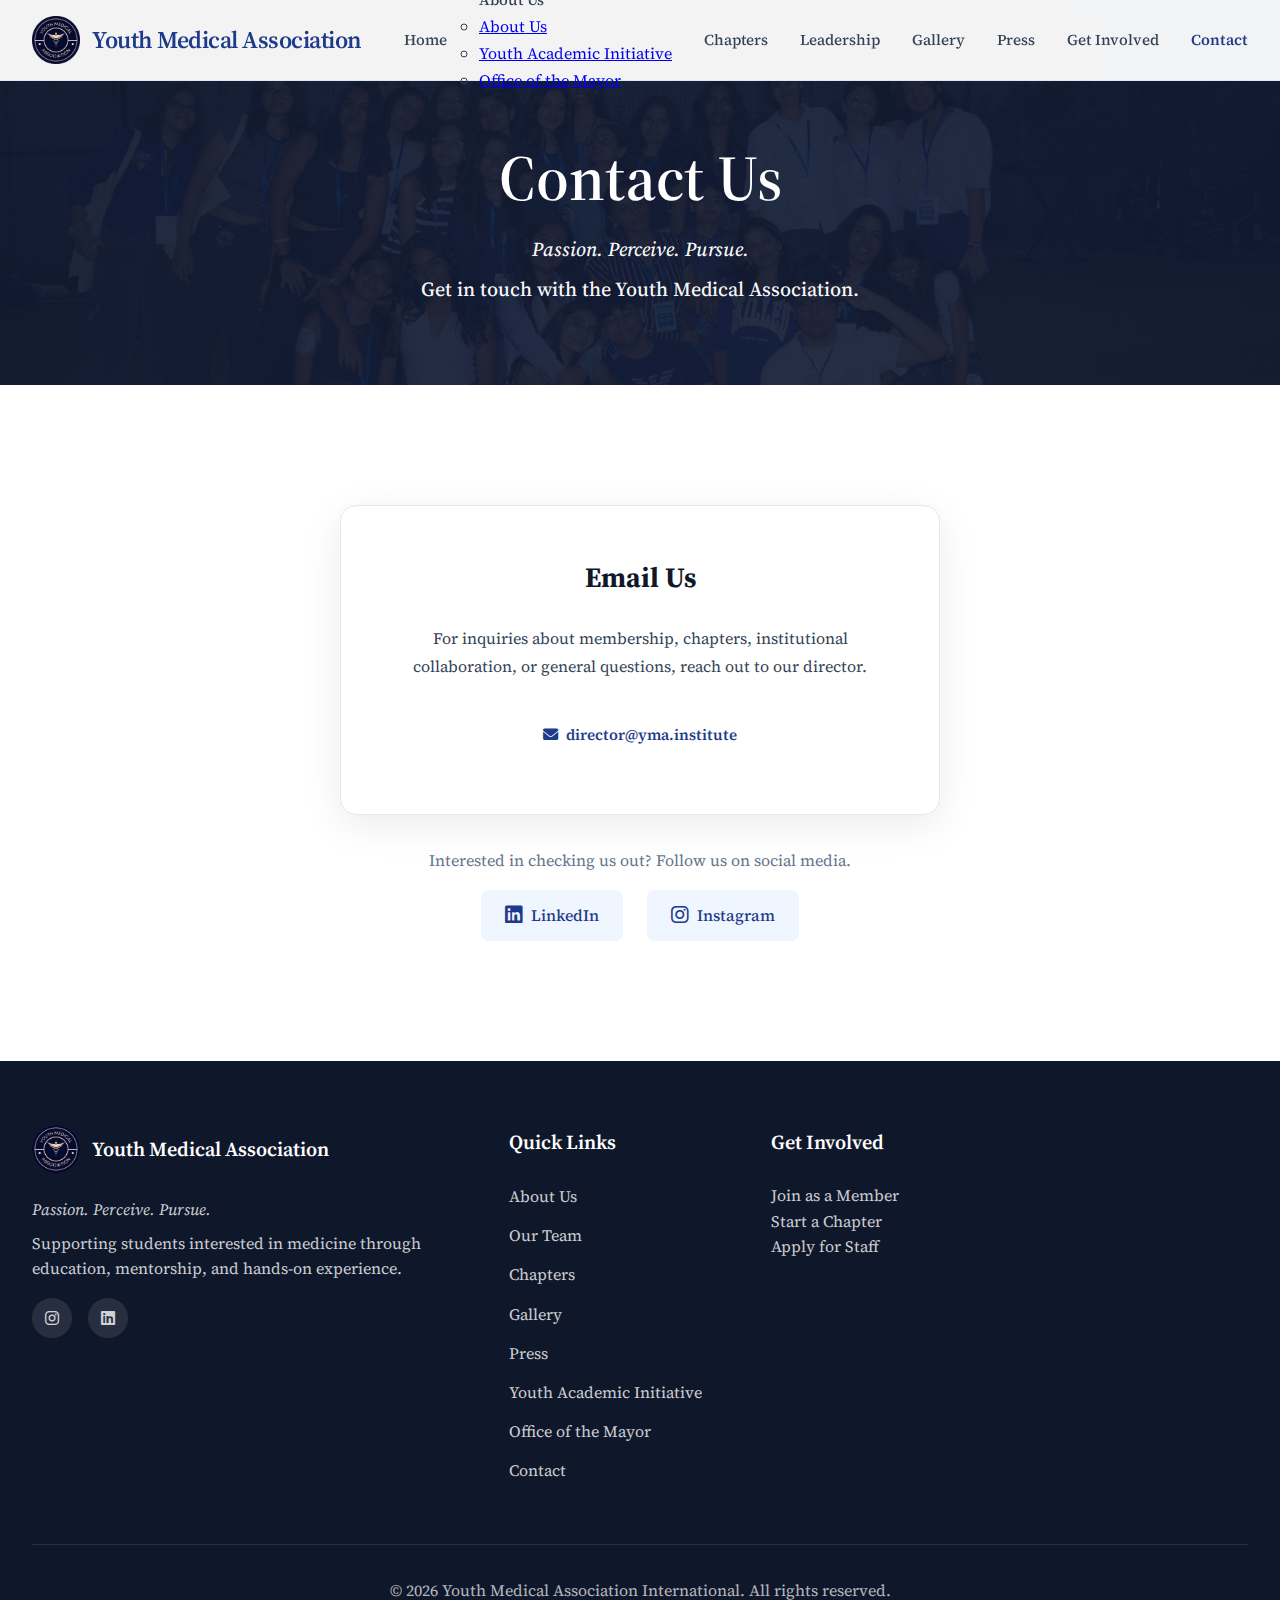
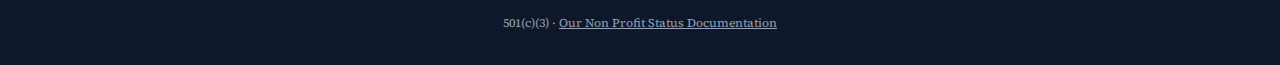
<file: contact.html>
<!DOCTYPE html>
<html lang="en">
<head>
    <meta charset="UTF-8">
    <meta name="viewport" content="width=device-width, initial-scale=1.0, viewport-fit=cover">
    <title>Contact | Youth Medical Association</title>
    <meta name="description" content="Get in touch with the Youth Medical Association. Email us or follow us on LinkedIn and Instagram.">
    <link href="https://fonts.googleapis.com/css2?family=Source+Serif+4:ital,wght@0,400;0,500;0,600;0,700;1,400&display=swap" rel="stylesheet">
    <link rel="stylesheet" href="styles.css">
    <link rel="icon" type="image/x-icon" href="images/logo/YMA Logo.png">
    <link href="https://cdnjs.cloudflare.com/ajax/libs/font-awesome/6.0.0/css/all.min.css" rel="stylesheet">
</head>
<body>
    <!-- Navigation -->
    <nav class="navbar">
        <div class="nav-container">
            <a href="index.html" class="logo">
                <img src="images/logo/YMA Logo.png" alt="YMA Logo">
                <span class="logo-text">Youth Medical Association</span>
            </a>
            <ul class="nav-menu">
                <li><a href="index.html" class="nav-link">Home</a></li>
                <li class="nav-item has-dropdown">
                    <a href="about.html" class="nav-link">About Us</a>
                    <ul class="nav-dropdown">
                        <li><a href="about.html">About Us</a></li>
                        <li><a href="yai.html">Youth Academic Initiative</a></li>
                        <li><a href="mayor-office.html">Office of the Mayor</a></li>
                    </ul>
                </li>
                <li><a href="chapters.html" class="nav-link">Chapters</a></li>
                <li><a href="staff.html" class="nav-link">Leadership</a></li>
                <li><a href="gallery.html" class="nav-link">Gallery</a></li>
                <li><a href="press.html" class="nav-link">Press</a></li>
                <li><a href="get-involved.html" class="nav-link">Get Involved</a></li>
                <li><a href="contact.html" class="nav-link active">Contact</a></li>
            </ul>
            <div class="hamburger">
                <span></span>
                <span></span>
                <span></span>
            </div>
        </div>
    </nav>

    <!-- Page Header -->
    <section class="page-header" style="background: linear-gradient(135deg, rgba(30, 58, 138, 0.45) 0%, rgba(30, 64, 175, 0.4) 100%), url('images/yma-team.jpg') center/cover;">
        <div class="container">
            <h1>Contact Us</h1>
            <p style="font-style: italic; margin-bottom: 0.5rem;">Passion. Perceive. Pursue.</p>
            <p>Get in touch with the Youth Medical Association.</p>
        </div>
    </section>

    <!-- Contact Section -->
    <section class="section">
        <div class="container">
            <div style="max-width: 600px; margin: 0 auto; text-align: center;">
                <div style="background: white; border-radius: 16px; padding: 3rem; box-shadow: 0 10px 40px rgba(0,0,0,0.08); border: 1px solid var(--border-light);">
                    <h2 style="font-size: 1.75rem; color: var(--navy); margin-bottom: 1.5rem;">Email Us</h2>
                    <p style="color: var(--charcoal); line-height: 1.7; margin-bottom: 1.5rem;">For inquiries about membership, chapters, institutional collaboration, or general questions, reach out to our director.</p>
                    <a href="mailto:director@yma.institute" class="btn btn-primary" style="display: inline-flex; align-items: center; gap: 0.5rem;">
                        <i class="fas fa-envelope"></i>
                        director@yma.institute
                    </a>
                </div>
                <div style="margin-top: 2rem;">
                    <p style="color: var(--cool-gray); font-size: 1rem; margin-bottom: 1rem;">Interested in checking us out? Follow us on social media.</p>
                    <div style="display: flex; justify-content: center; gap: 1.5rem; flex-wrap: wrap;">
                        <a href="https://www.linkedin.com/company/youth-medical-association-international" target="_blank" rel="noopener noreferrer" style="display: inline-flex; align-items: center; gap: 0.5rem; padding: 0.75rem 1.5rem; background: var(--light-blue); color: var(--primary-blue); border-radius: 8px; text-decoration: none; font-weight: 500; transition: background 0.2s, color 0.2s;" onmouseover="this.style.background='var(--primary-blue)'; this.style.color='white'" onmouseout="this.style.background='var(--light-blue)'; this.style.color='var(--primary-blue)'">
                            <i class="fab fa-linkedin" style="font-size: 1.25rem;"></i>
                            LinkedIn
                        </a>
                        <a href="https://www.instagram.com/yma_intl/?hl=en" target="_blank" rel="noopener noreferrer" style="display: inline-flex; align-items: center; gap: 0.5rem; padding: 0.75rem 1.5rem; background: var(--light-blue); color: var(--primary-blue); border-radius: 8px; text-decoration: none; font-weight: 500; transition: background 0.2s, color 0.2s;" onmouseover="this.style.background='var(--primary-blue)'; this.style.color='white'" onmouseout="this.style.background='var(--light-blue)'; this.style.color='var(--primary-blue)'">
                            <i class="fab fa-instagram" style="font-size: 1.25rem;"></i>
                            Instagram
                        </a>
                    </div>
                </div>
            </div>
        </div>
    </section>

    <!-- Footer -->
    <footer class="footer" id="contact">
        <div class="container">
            <div class="footer-content">
                <div class="footer-section">
                    <div style="display: flex; align-items: center; gap: 12px; margin-bottom: 1.5rem;">
                        <img src="images/logo/YMA Logo.png" alt="YMA Logo" style="height: 48px;">
                        <h3 style="margin: 0; font-family: var(--font-sans); font-weight: 600;">Youth Medical Association</h3>
                    </div>
                    <p style="font-style: italic; margin-bottom: 0.5rem;">Passion. Perceive. Pursue.</p>
                    <p>Supporting students interested in medicine through education, mentorship, and hands-on experience.</p>
                    <div class="social-links">
                        <a href="https://www.instagram.com/yma_intl/?hl=en" target="_blank" rel="noopener noreferrer"><i class="fab fa-instagram"></i></a>
                        <a href="https://www.linkedin.com/company/youth-medical-association-international" target="_blank" rel="noopener noreferrer"><i class="fab fa-linkedin"></i></a>
                    </div>
                </div>
                <div class="footer-section">
                    <h3>Quick Links</h3>
                    <ul class="footer-links">
                        <li><a href="about.html">About Us</a></li>
                        <li><a href="staff.html">Our Team</a></li>
                        <li><a href="chapters.html">Chapters</a></li>
                        <li><a href="gallery.html">Gallery</a></li>
                        <li><a href="press.html">Press</a></li>
                        <li><a href="yai.html">Youth Academic Initiative</a></li>
                        <li><a href="mayor-office.html">Office of the Mayor</a></li>
                        <li><a href="contact.html">Contact</a></li>
                    </ul>
                </div>
                <div class="footer-section">
                    <h3>Get Involved</h3>
                    <p><a href="https://forms.gle/try1GaJN9mwxpBHA8" target="_blank" rel="noopener noreferrer">Join as a Member</a></p>
                    <p><a href="https://forms.gle/r2pxWtxwG7B6njM98" target="_blank" rel="noopener noreferrer">Start a Chapter</a></p>
                    <p><a href="https://docs.google.com/forms/d/e/1FAIpQLScIdRBzFzZrx4ONaxSOiyH2w5i6WvKl9VqKjoDZ_yZzNYQlCA/viewform?usp=sharing&ouid=104748297163574303489" target="_blank" rel="noopener noreferrer">Apply for Staff</a></p>
                </div>
            </div>
            <div class="footer-bottom">
                <p>&copy; 2026 Youth Medical Association International. All rights reserved.</p>
                <p style="font-size: 0.75rem; color: #94a3b8; margin-top: 0.5rem;">501(c)(3) · <a href="mailto:director@yma.institute" style="color: #94a3b8; text-decoration: underline;">Our Non Profit Status Documentation</a></p>
            </div>
        </div>
    </footer>

    <script>
        const hamburger = document.querySelector('.hamburger');
        const navMenu = document.querySelector('.nav-menu');
        if (hamburger && navMenu) {
            hamburger.addEventListener('click', () => {
                hamburger.classList.toggle('active');
                navMenu.classList.toggle('active');
            });
            document.querySelectorAll('.nav-link').forEach(link => {
                link.addEventListener('click', () => {
                    hamburger.classList.remove('active');
                    navMenu.classList.remove('active');
                });
            });
        }
    </script>
</body>
</html>
</file>
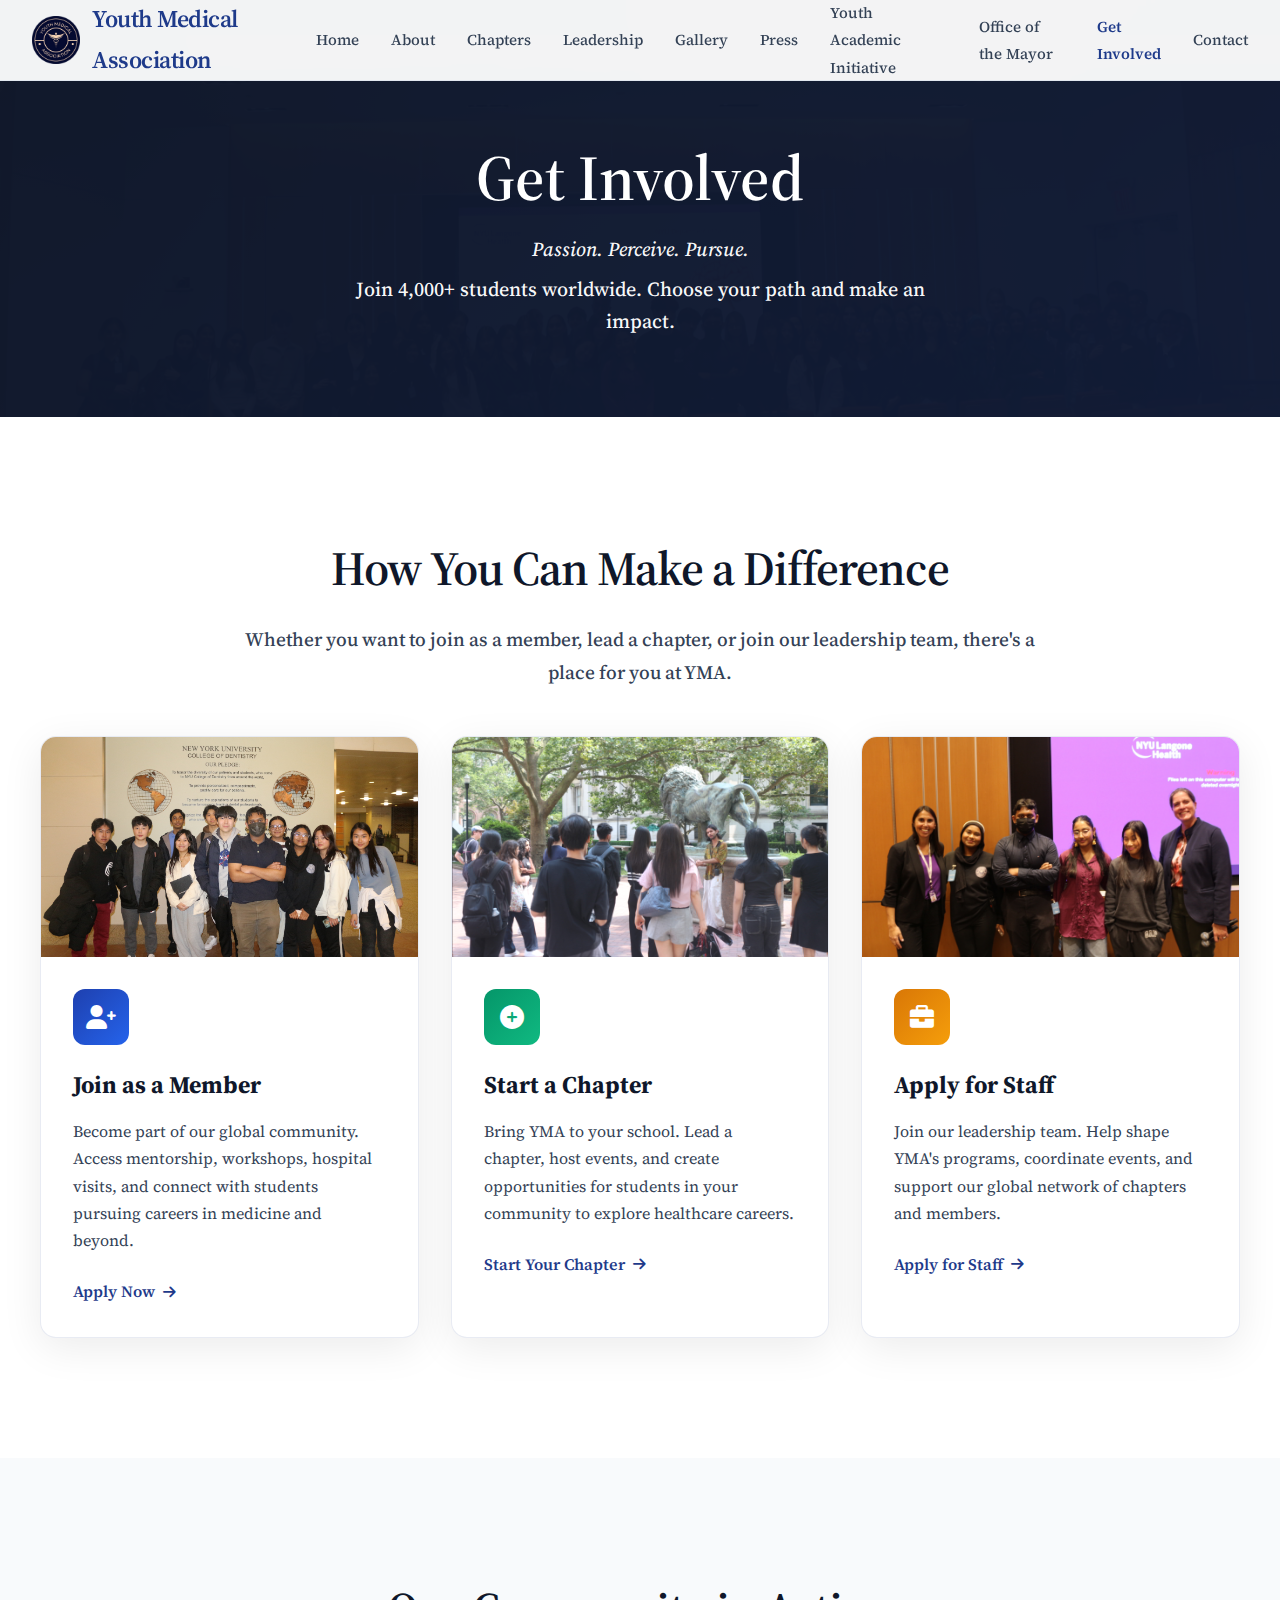
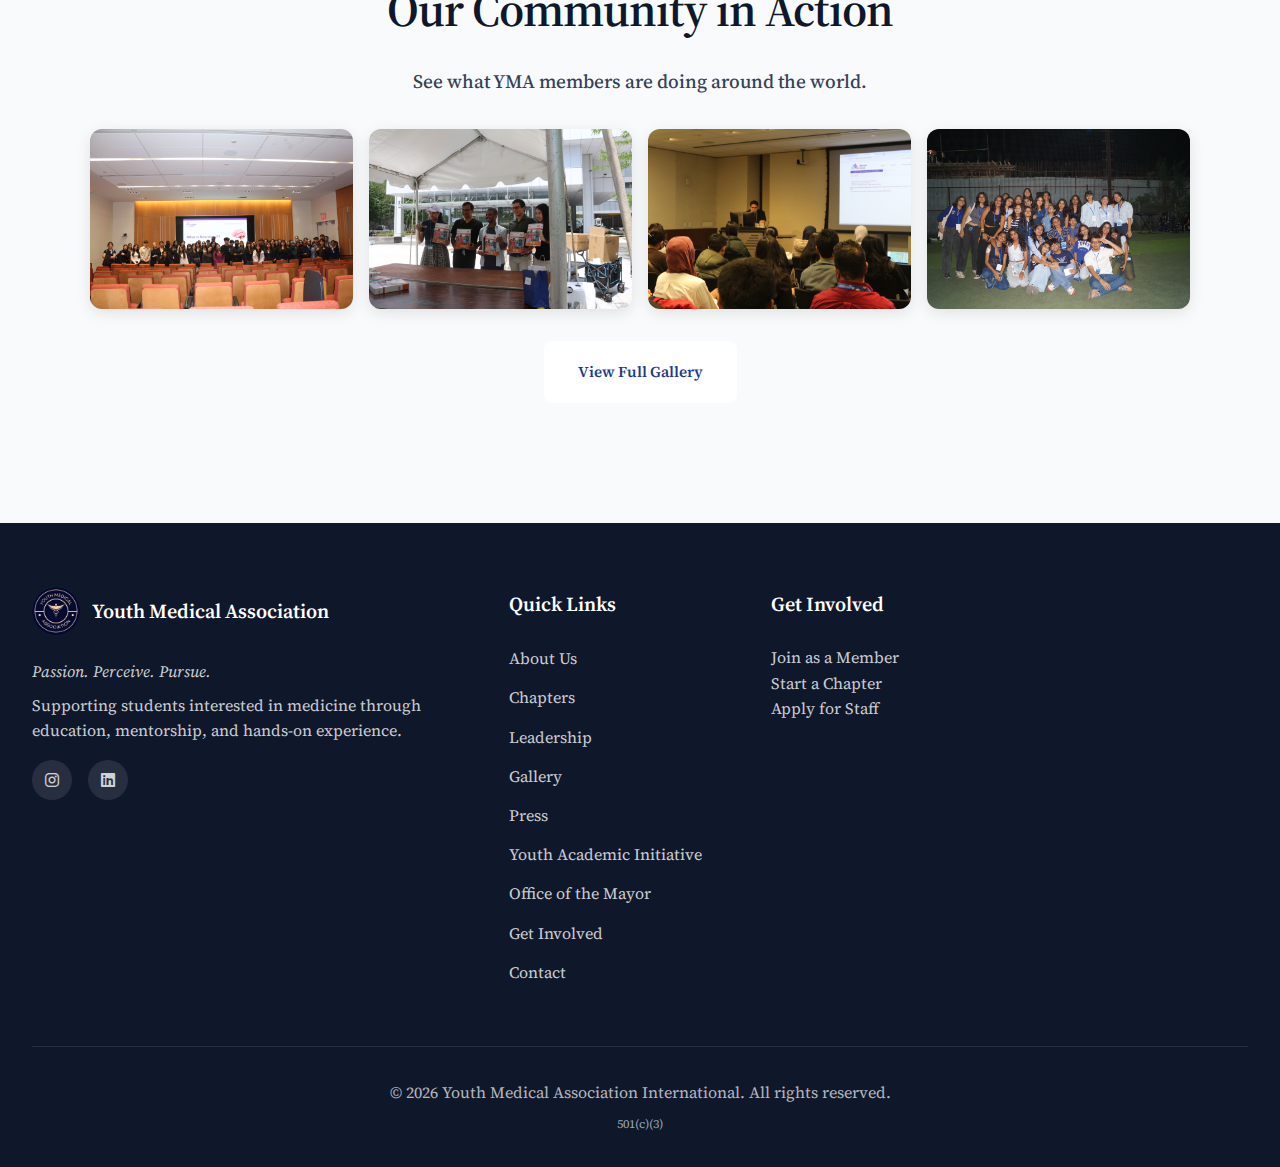
<file: get-involved.html>
<!DOCTYPE html>
<html lang="en">
<head>
    <meta charset="UTF-8">
    <meta name="viewport" content="width=device-width, initial-scale=1.0">
    <title>Get Involved | Youth Medical Association</title>
    <meta name="description" content="Join YMA as a member, start a chapter at your school, or apply for staff. Make a difference in the lives of aspiring healthcare professionals.">
    <link href="https://fonts.googleapis.com/css2?family=Source+Serif+4:ital,wght@0,400;0,500;0,600;0,700;1,400&display=swap" rel="stylesheet">
    <link rel="stylesheet" href="styles.css">
    <link rel="icon" type="image/x-icon" href="images/logo/YMA Logo.png">
    <link href="https://cdnjs.cloudflare.com/ajax/libs/font-awesome/6.0.0/css/all.min.css" rel="stylesheet">
</head>
<body>
    <!-- Navigation -->
    <nav class="navbar">
        <div class="nav-container">
            <a href="index.html" class="logo">
                <img src="images/logo/YMA Logo.png" alt="YMA Logo">
                <span class="logo-text">Youth Medical Association</span>
            </a>
            <ul class="nav-menu">
                <li><a href="index.html" class="nav-link">Home</a></li>
                <li><a href="about.html" class="nav-link">About</a></li>
                <li><a href="chapters.html" class="nav-link">Chapters</a></li>
                <li><a href="staff.html" class="nav-link">Leadership</a></li>
                <li><a href="gallery.html" class="nav-link">Gallery</a></li>
                <li><a href="press.html" class="nav-link">Press</a></li>
                <li><a href="yai.html" class="nav-link">Youth Academic Initiative</a></li>
                <li><a href="mayor-office.html" class="nav-link">Office of the Mayor</a></li>
                <li><a href="get-involved.html" class="nav-link active">Get Involved</a></li>
                <li><a href="mailto:director@yma.institute" class="nav-link">Contact</a></li>
            </ul>
            <div class="hamburger">
                <span></span>
                <span></span>
                <span></span>
            </div>
        </div>
    </nav>

    <!-- Page Header -->
    <section class="page-header" style="background: linear-gradient(135deg, rgba(15, 23, 42, 0.9) 0%, rgba(30, 58, 138, 0.85) 100%), url('images/yma at nyu langone.JPG') center/cover;">
        <div class="container">
            <h1>Get Involved</h1>
            <p style="font-style: italic; margin-bottom: 0.5rem;">Passion. Perceive. Pursue.</p>
            <p>Join 4,000+ students worldwide. Choose your path and make an impact.</p>
        </div>
    </section>

    <!-- Get Involved Cards -->
    <section class="section">
        <div class="container">
            <div class="section-header" style="margin-bottom: 3rem;">
                <h2 class="section-title">How You Can Make a Difference</h2>
                <p class="section-subtitle">Whether you want to join as a member, lead a chapter, or join our leadership team, there's a place for you at YMA.</p>
            </div>
            <div style="display: grid; grid-template-columns: repeat(auto-fit, minmax(340px, 1fr)); gap: 2rem; max-width: 1200px; margin: 0 auto;">
                
                <!-- Join as a Member -->
                <a href="https://forms.gle/try1GaJN9mwxpBHA8" target="_blank" rel="noopener noreferrer" style="text-decoration: none; color: inherit;">
                    <div class="involved-card" style="background: white; border-radius: 16px; overflow: hidden; box-shadow: 0 10px 40px rgba(0,0,0,0.08); transition: all 0.3s ease; height: 100%; display: flex; flex-direction: column; border: 1px solid rgba(30, 58, 138, 0.1);" onmouseover="this.style.transform='translateY(-8px)'; this.style.boxShadow='0 20px 50px rgba(0,0,0,0.12)'" onmouseout="this.style.transform='translateY(0)'; this.style.boxShadow='0 10px 40px rgba(0,0,0,0.08)'">
                        <div style="height: 220px; background: url('images/IMG_0105.JPG') center/cover;"></div>
                        <div style="padding: 2rem; flex: 1;">
                            <div style="width: 56px; height: 56px; background: linear-gradient(135deg, #1e40af 0%, #2563eb 100%); border-radius: 12px; display: flex; align-items: center; justify-content: center; margin-bottom: 1.25rem;">
                                <i class="fas fa-user-plus" style="font-size: 1.5rem; color: white;"></i>
                            </div>
                            <h3 style="font-size: 1.5rem; color: var(--navy); margin-bottom: 0.75rem;">Join as a Member</h3>
                            <p style="color: var(--charcoal); line-height: 1.7; margin-bottom: 1.5rem;">Become part of our global community. Access mentorship, workshops, hospital visits, and connect with students pursuing careers in medicine and beyond.</p>
                            <span style="color: var(--primary-blue); font-weight: 600; display: inline-flex; align-items: center; gap: 0.5rem;">Apply Now <i class="fas fa-arrow-right" style="font-size: 0.9rem;"></i></span>
                        </div>
                    </div>
                </a>

                <!-- Start a Chapter -->
                <a href="https://forms.gle/r2pxWtxwG7B6njM98" target="_blank" rel="noopener noreferrer" style="text-decoration: none; color: inherit;">
                    <div class="involved-card" style="background: white; border-radius: 16px; overflow: hidden; box-shadow: 0 10px 40px rgba(0,0,0,0.08); transition: all 0.3s ease; height: 100%; display: flex; flex-direction: column; border: 1px solid rgba(30, 58, 138, 0.1);" onmouseover="this.style.transform='translateY(-8px)'; this.style.boxShadow='0 20px 50px rgba(0,0,0,0.12)'" onmouseout="this.style.transform='translateY(0)'; this.style.boxShadow='0 10px 40px rgba(0,0,0,0.08)'">
                        <div style="height: 220px; background: url('images/columbia-1.jpg') center/cover;"></div>
                        <div style="padding: 2rem; flex: 1;">
                            <div style="width: 56px; height: 56px; background: linear-gradient(135deg, #059669 0%, #10b981 100%); border-radius: 12px; display: flex; align-items: center; justify-content: center; margin-bottom: 1.25rem;">
                                <i class="fas fa-plus-circle" style="font-size: 1.5rem; color: white;"></i>
                            </div>
                            <h3 style="font-size: 1.5rem; color: var(--navy); margin-bottom: 0.75rem;">Start a Chapter</h3>
                            <p style="color: var(--charcoal); line-height: 1.7; margin-bottom: 1.5rem;">Bring YMA to your school. Lead a chapter, host events, and create opportunities for students in your community to explore healthcare careers.</p>
                            <span style="color: var(--primary-blue); font-weight: 600; display: inline-flex; align-items: center; gap: 0.5rem;">Start Your Chapter <i class="fas fa-arrow-right" style="font-size: 0.9rem;"></i></span>
                        </div>
                    </div>
                </a>

                <!-- Apply for Staff -->
                <a href="https://docs.google.com/forms/d/e/1FAIpQLScIdRBzFzZrx4ONaxSOiyH2w5i6WvKl9VqKjoDZ_yZzNYQlCA/viewform?usp=sharing&ouid=104748297163574303489" target="_blank" rel="noopener noreferrer" style="text-decoration: none; color: inherit;">
                    <div class="involved-card" style="background: white; border-radius: 16px; overflow: hidden; box-shadow: 0 10px 40px rgba(0,0,0,0.08); transition: all 0.3s ease; height: 100%; display: flex; flex-direction: column; border: 1px solid rgba(30, 58, 138, 0.1);" onmouseover="this.style.transform='translateY(-8px)'; this.style.boxShadow='0 20px 50px rgba(0,0,0,0.12)'" onmouseout="this.style.transform='translateY(0)'; this.style.boxShadow='0 10px 40px rgba(0,0,0,0.08)'">
                        <div style="height: 220px; background: url('images/yma leadership team at nyu langone.JPG') center/cover;"></div>
                        <div style="padding: 2rem; flex: 1;">
                            <div style="width: 56px; height: 56px; background: linear-gradient(135deg, #d97706 0%, #f59e0b 100%); border-radius: 12px; display: flex; align-items: center; justify-content: center; margin-bottom: 1.25rem;">
                                <i class="fas fa-briefcase" style="font-size: 1.5rem; color: white;"></i>
                            </div>
                            <h3 style="font-size: 1.5rem; color: var(--navy); margin-bottom: 0.75rem;">Apply for Staff</h3>
                            <p style="color: var(--charcoal); line-height: 1.7; margin-bottom: 1.5rem;">Join our leadership team. Help shape YMA's programs, coordinate events, and support our global network of chapters and members.</p>
                            <span style="color: var(--primary-blue); font-weight: 600; display: inline-flex; align-items: center; gap: 0.5rem;">Apply for Staff <i class="fas fa-arrow-right" style="font-size: 0.9rem;"></i></span>
                        </div>
                    </div>
                </a>
            </div>
        </div>
    </section>

    <!-- Gallery Preview -->
    <section class="section" style="background: var(--warm-gray);">
        <div class="container">
            <div class="section-header" style="margin-bottom: 2rem;">
                <h2 class="section-title">Our Community in Action</h2>
                <p class="section-subtitle">See what YMA members are doing around the world.</p>
            </div>
            <div class="gallery-preview-grid" style="display: grid; grid-template-columns: repeat(auto-fit, minmax(200px, 1fr)); gap: 1rem; max-width: 1100px; margin: 0 auto;">
                <div style="height: 180px; background: url('images/yma at nyu langone.JPG') center/cover; border-radius: 12px; box-shadow: 0 4px 15px rgba(0,0,0,0.1);"></div>
                <div style="height: 180px; background: url('images/yma cpr training at columbia.JPG') center/cover; border-radius: 12px; box-shadow: 0 4px 15px rgba(0,0,0,0.1);"></div>
                <div style="height: 180px; background: url('images/IMG_0058.JPG') center/cover; border-radius: 12px; box-shadow: 0 4px 15px rgba(0,0,0,0.1);"></div>
                <div style="height: 180px; background: url('images/yma-team.jpg') center/cover; border-radius: 12px; box-shadow: 0 4px 15px rgba(0,0,0,0.1);"></div>
            </div>
            <div style="text-align: center; margin-top: 2rem;">
                <a href="gallery.html" class="btn btn-primary">View Full Gallery</a>
            </div>
        </div>
    </section>

    <!-- Footer -->
    <footer class="footer" id="contact">
        <div class="container">
            <div class="footer-content">
                <div class="footer-section">
                    <div style="display: flex; align-items: center; gap: 12px; margin-bottom: 1.5rem;">
                        <img src="images/logo/YMA Logo.png" alt="YMA Logo" style="height: 48px;">
                        <h3 style="margin: 0; font-family: var(--font-sans); font-weight: 600;">Youth Medical Association</h3>
                    </div>
                    <p style="font-style: italic; margin-bottom: 0.5rem;">Passion. Perceive. Pursue.</p>
                    <p>Supporting students interested in medicine through education, mentorship, and hands-on experience.</p>
                    <div class="social-links">
                        <a href="https://www.instagram.com/yma_intl/?hl=en" target="_blank" rel="noopener noreferrer"><i class="fab fa-instagram"></i></a>
                        <a href="https://www.linkedin.com/company/youth-medical-association-international" target="_blank" rel="noopener noreferrer"><i class="fab fa-linkedin"></i></a>
                    </div>
                </div>
                <div class="footer-section">
                    <h3>Quick Links</h3>
                    <ul class="footer-links">
                        <li><a href="about.html">About Us</a></li>
                        <li><a href="chapters.html">Chapters</a></li>
                        <li><a href="staff.html">Leadership</a></li>
                        <li><a href="gallery.html">Gallery</a></li>
                        <li><a href="press.html">Press</a></li>
                        <li><a href="yai.html">Youth Academic Initiative</a></li>
                        <li><a href="mayor-office.html">Office of the Mayor</a></li>
                        <li><a href="get-involved.html">Get Involved</a></li>
                        <li><a href="mailto:director@yma.institute">Contact</a></li>
                    </ul>
                </div>
                <div class="footer-section">
                    <h3>Get Involved</h3>
                    <p><a href="https://forms.gle/try1GaJN9mwxpBHA8" target="_blank" rel="noopener noreferrer">Join as a Member</a></p>
                    <p><a href="https://forms.gle/r2pxWtxwG7B6njM98" target="_blank" rel="noopener noreferrer">Start a Chapter</a></p>
                    <p><a href="https://docs.google.com/forms/d/e/1FAIpQLScIdRBzFzZrx4ONaxSOiyH2w5i6WvKl9VqKjoDZ_yZzNYQlCA/viewform?usp=sharing&ouid=104748297163574303489" target="_blank" rel="noopener noreferrer">Apply for Staff</a></p>
                </div>
            </div>
            <div class="footer-bottom">
                <p>&copy; 2026 Youth Medical Association International. All rights reserved.</p>
                <p style="font-size: 0.75rem; color: #94a3b8; margin-top: 0.5rem;">501(c)(3)</p>
            </div>
        </div>
    </footer>

    <script>
        const hamburger = document.querySelector('.hamburger');
        const navMenu = document.querySelector('.nav-menu');
        if (hamburger && navMenu) {
            hamburger.addEventListener('click', () => {
                hamburger.classList.toggle('active');
                navMenu.classList.toggle('active');
            });
            document.querySelectorAll('.nav-link').forEach(link => {
                link.addEventListener('click', () => {
                    hamburger.classList.remove('active');
                    navMenu.classList.remove('active');
                });
            });
        }
    </script>
</body>
</html>
</file>
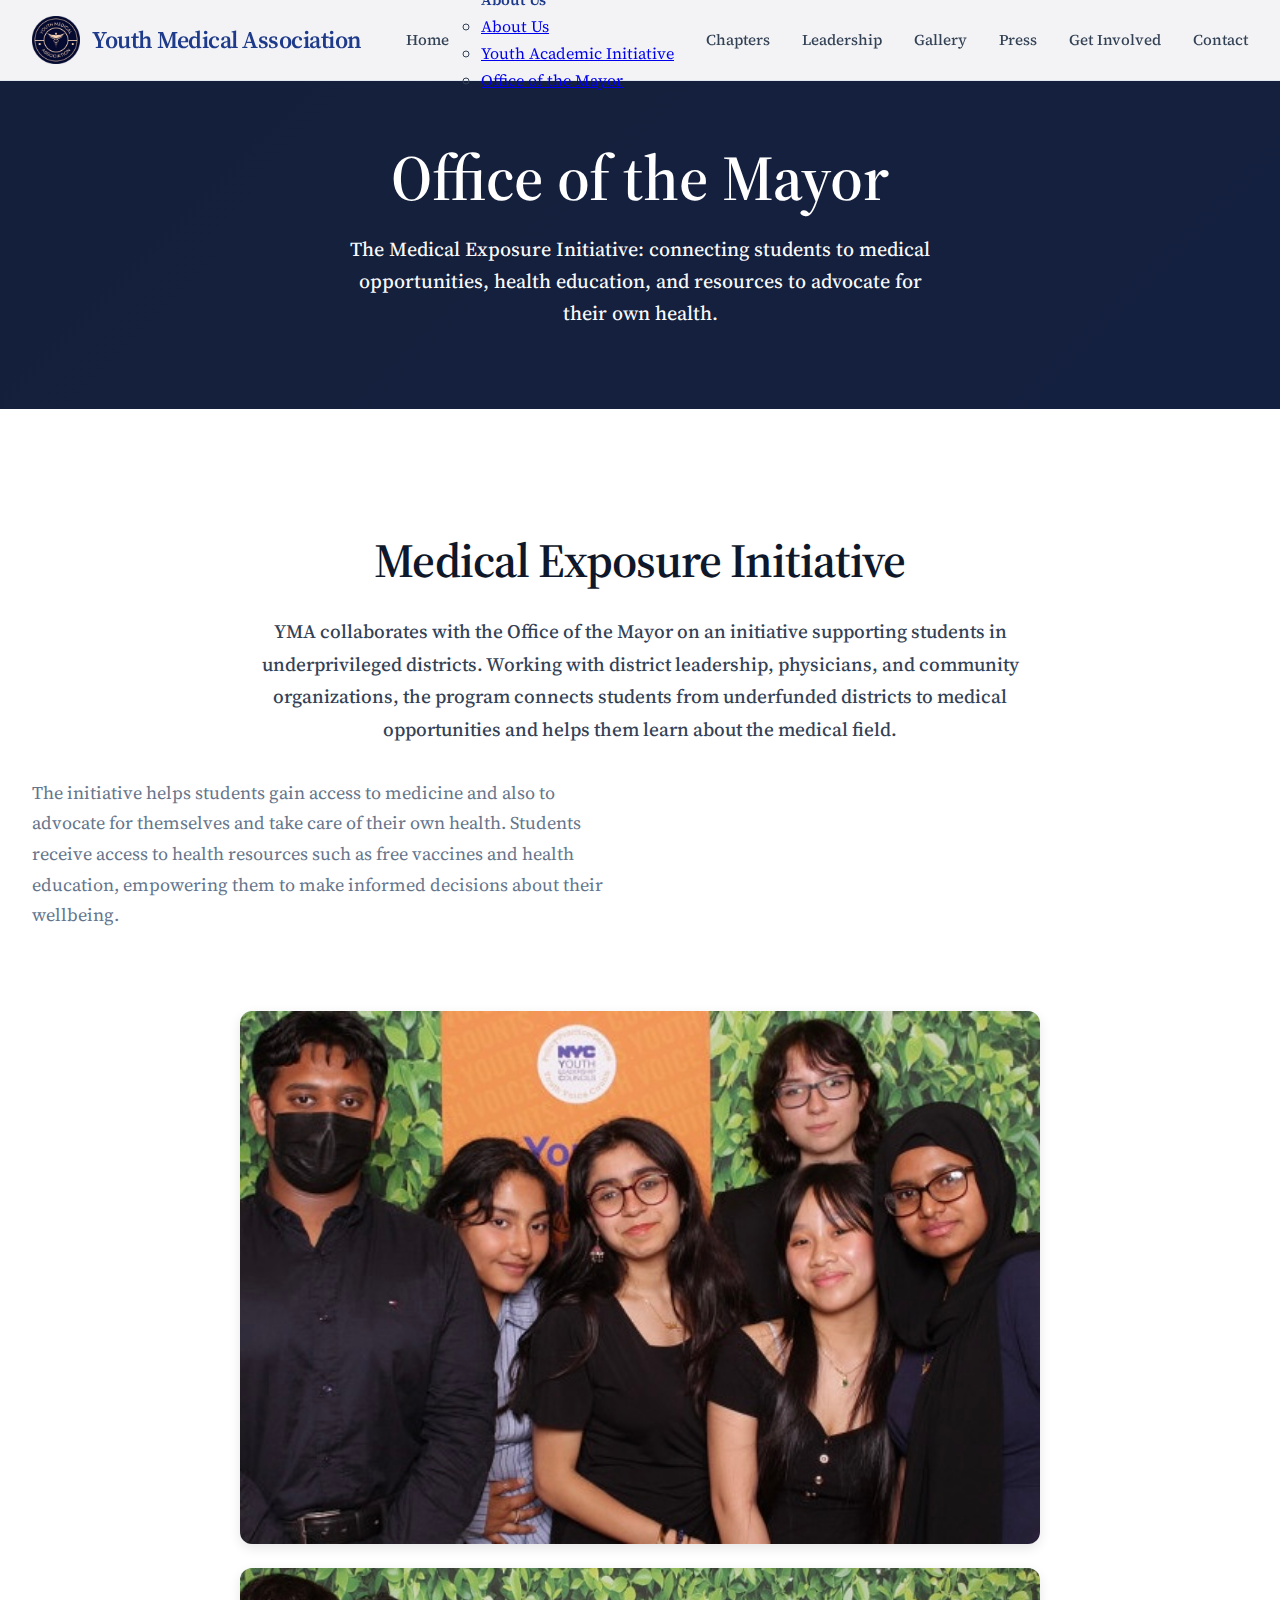
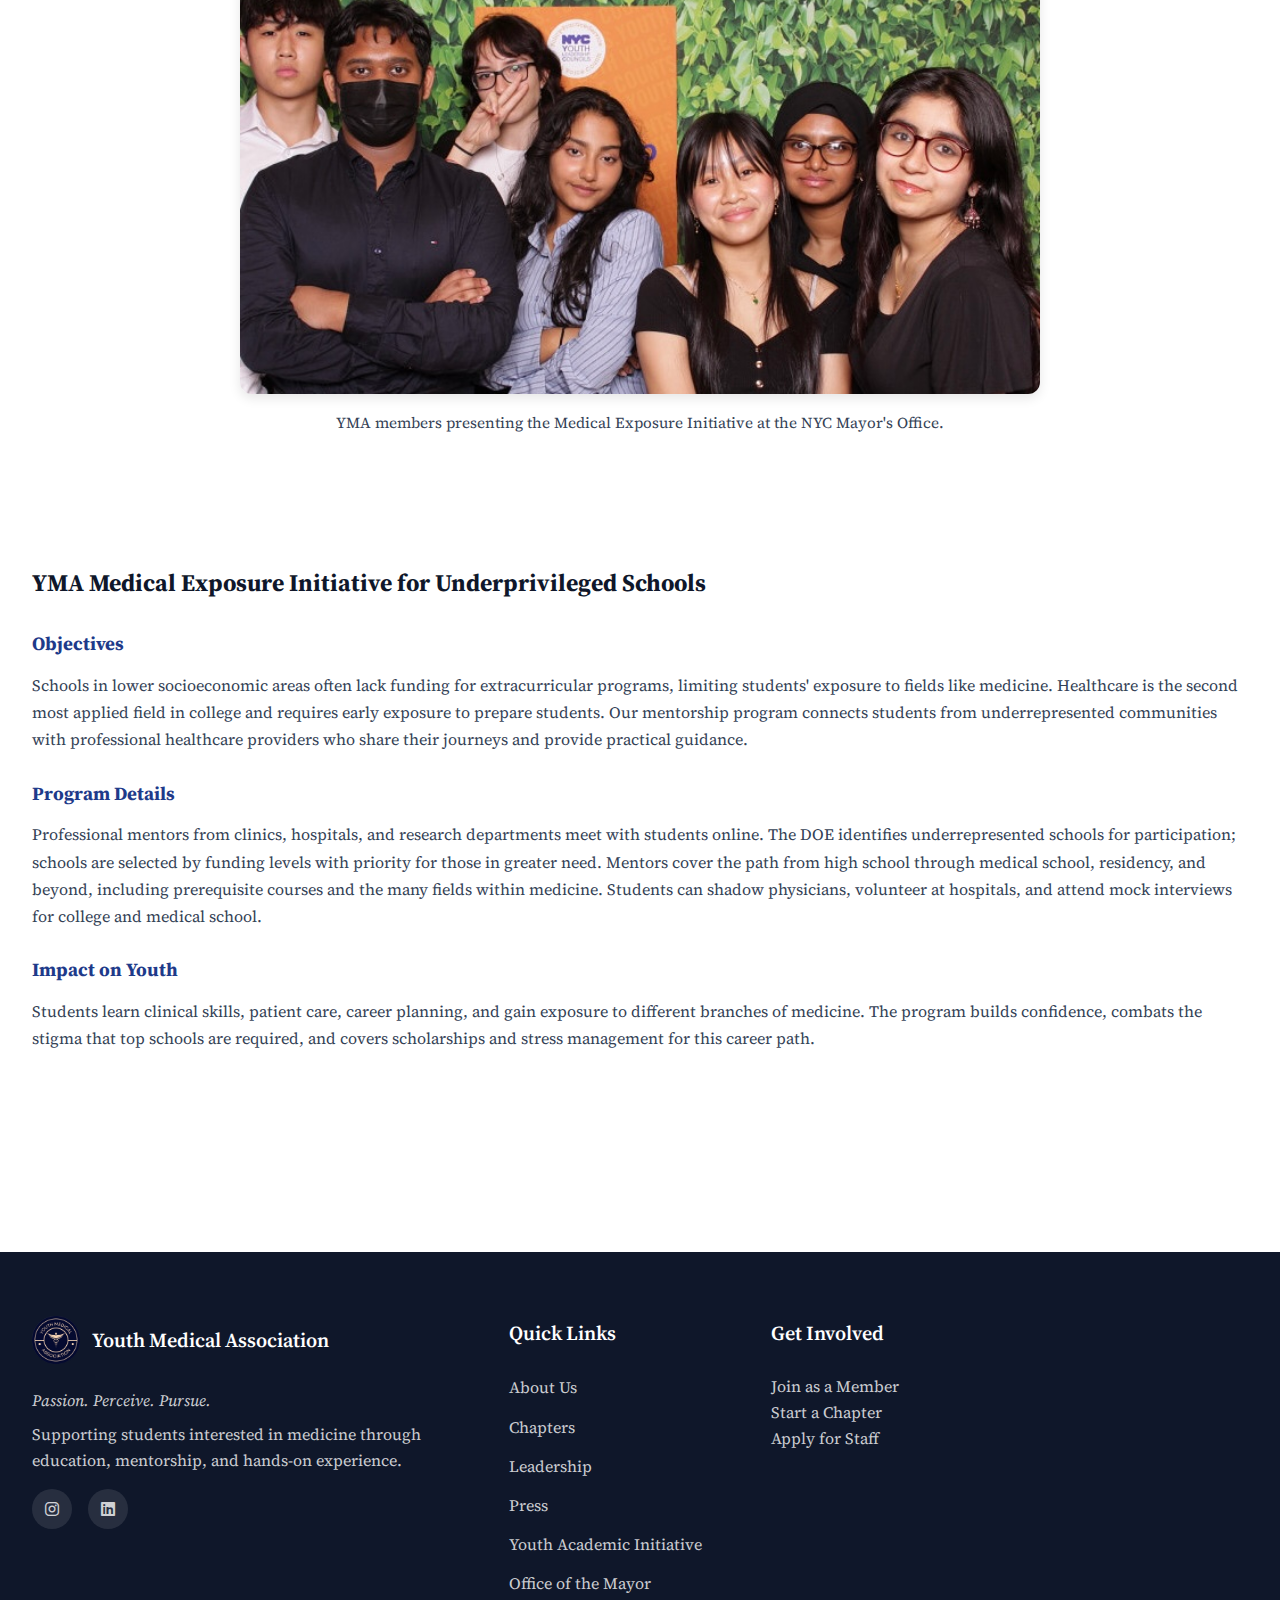
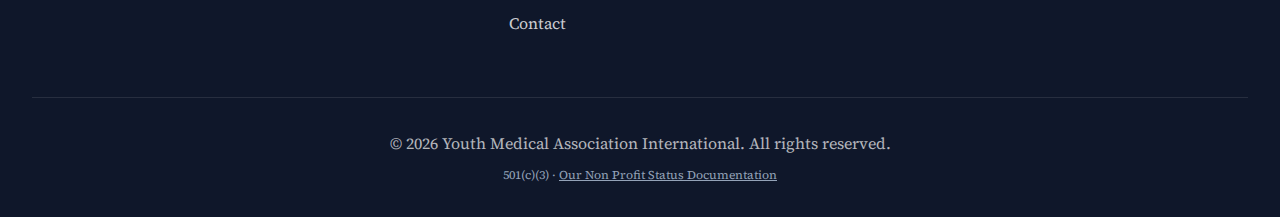
<file: mayor-office.html>
<!DOCTYPE html>
<html lang="en">
<head>
    <meta charset="UTF-8">
    <meta name="viewport" content="width=device-width, initial-scale=1.0, viewport-fit=cover">
    <title>Office of the Mayor | Youth Medical Association</title>
    <meta name="description" content="The Medical Exposure Initiative: YMA's collaboration with the NYC Mayor's Office to connect students from underfunded districts to medical opportunities and health resources.">
    <link href="https://fonts.googleapis.com/css2?family=Source+Serif+4:ital,wght@0,400;0,500;0,600;0,700;1,400&display=swap" rel="stylesheet">
    <link rel="stylesheet" href="styles.css">
    <link rel="icon" type="image/x-icon" href="images/logo/YMA Logo.png">
    <link href="https://cdnjs.cloudflare.com/ajax/libs/font-awesome/6.0.0/css/all.min.css" rel="stylesheet">
</head>
<body>
    <!-- Navigation -->
    <nav class="navbar">
        <div class="nav-container">
            <a href="index.html" class="logo">
                <img src="images/logo/YMA Logo.png" alt="YMA Logo">
                <span class="logo-text">Youth Medical Association</span>
            </a>
            <ul class="nav-menu">
                <li><a href="index.html" class="nav-link">Home</a></li>
                <li class="nav-item has-dropdown">
                    <a href="about.html" class="nav-link active">About Us</a>
                    <ul class="nav-dropdown">
                        <li><a href="about.html">About Us</a></li>
                        <li><a href="yai.html">Youth Academic Initiative</a></li>
                        <li><a href="mayor-office.html" class="active">Office of the Mayor</a></li>
                    </ul>
                </li>
                <li><a href="chapters.html" class="nav-link">Chapters</a></li>
                <li><a href="staff.html" class="nav-link">Leadership</a></li>
                <li><a href="gallery.html" class="nav-link">Gallery</a></li>
                <li><a href="press.html" class="nav-link">Press</a></li>
                <li><a href="get-involved.html" class="nav-link">Get Involved</a></li>
                <li><a href="contact.html" class="nav-link">Contact</a></li>
            </ul>
            <div class="hamburger">
                <span></span>
                <span></span>
                <span></span>
            </div>
        </div>
    </nav>

    <!-- Page Header -->
    <section class="page-header" style="background: linear-gradient(135deg, rgba(30, 58, 138, 0.9) 0%, rgba(30, 64, 175, 0.9) 100%), url('images/IMG_0027.JPG') center/cover;">
        <div class="container">
            <h1>Office of the Mayor</h1>
            <p>The Medical Exposure Initiative: connecting students to medical opportunities, health education, and resources to advocate for their own health.</p>
        </div>
    </section>

    <!-- Overview Section -->
    <section class="section">
        <div class="container">
            <div class="section-header" style="margin-bottom: 2rem;">
                <h2 class="section-title">Medical Exposure Initiative</h2>
                <p class="section-subtitle">YMA collaborates with the Office of the Mayor on an initiative supporting students in underprivileged districts. Working with district leadership, physicians, and community organizations, the program connects students from underfunded districts to medical opportunities and helps them learn about the medical field.</p>
            </div>
            <div class="mission-content" style="margin-bottom: 3rem;">
                <div class="mission-text">
                    <p>The initiative helps students gain access to medicine and also to advocate for themselves and take care of their own health. Students receive access to health resources such as free vaccines and health education, empowering them to make informed decisions about their wellbeing.</p>
                </div>
            </div>

            <div style="display: flex; flex-wrap: wrap; gap: 1.5rem; justify-content: center; max-width: 800px; margin: 0 auto 1rem;">
                <img src="images/YLC 1.jpg" alt="YMA students at the Office of the Mayor" style="flex: 1 1 280px; max-width: 100%; height: auto; border-radius: 12px; box-shadow: 0 4px 12px rgba(0,0,0,0.1);">
                <img src="images/YLC 2.jpg" alt="YMA students at the Office of the Mayor" style="flex: 1 1 280px; max-width: 100%; height: auto; border-radius: 12px; box-shadow: 0 4px 12px rgba(0,0,0,0.1);">
            </div>
            <p style="text-align: center; color: var(--charcoal); font-size: 0.95rem; margin-bottom: 3rem;">YMA members presenting the Medical Exposure Initiative at the NYC Mayor's Office.</p>

            <!-- YMA Medical Exposure Initiative for Underprivileged Schools -->
            <div class="content-section">
                <h2 style="color: var(--navy); margin-bottom: 1.5rem; font-size: 1.5rem;">YMA Medical Exposure Initiative for Underprivileged Schools</h2>
                
                <h3 style="color: var(--primary-blue); margin: 1.5rem 0 0.75rem;">Objectives</h3>
                <p>Schools in lower socioeconomic areas often lack funding for extracurricular programs, limiting students' exposure to fields like medicine. Healthcare is the second most applied field in college and requires early exposure to prepare students. Our mentorship program connects students from underrepresented communities with professional healthcare providers who share their journeys and provide practical guidance.</p>

                <h3 style="color: var(--primary-blue); margin: 1.5rem 0 0.75rem;">Program Details</h3>
                <p>Professional mentors from clinics, hospitals, and research departments meet with students online. The DOE identifies underrepresented schools for participation; schools are selected by funding levels with priority for those in greater need. Mentors cover the path from high school through medical school, residency, and beyond, including prerequisite courses and the many fields within medicine. Students can shadow physicians, volunteer at hospitals, and attend mock interviews for college and medical school.</p>

                <h3 style="color: var(--primary-blue); margin: 1.5rem 0 0.75rem;">Impact on Youth</h3>
                <p>Students learn clinical skills, patient care, career planning, and gain exposure to different branches of medicine. The program builds confidence, combats the stigma that top schools are required, and covers scholarships and stress management for this career path.</p>
            </div>
        </div>
    </section>

    <!-- Footer -->
    <footer class="footer" id="contact">
        <div class="container">
            <div class="footer-content">
                <div class="footer-section">
                    <div style="display: flex; align-items: center; gap: 12px; margin-bottom: 1.5rem;">
                        <img src="images/logo/YMA Logo.png" alt="YMA Logo" style="height: 48px;">
                        <h3 style="margin: 0; font-family: var(--font-sans); font-weight: 600;">Youth Medical Association</h3>
                    </div>
                    <p style="font-style: italic; margin-bottom: 0.5rem;">Passion. Perceive. Pursue.</p>
                    <p>Supporting students interested in medicine through education, mentorship, and hands-on experience.</p>
                    <div class="social-links">
                        <a href="https://www.instagram.com/yma_intl/?hl=en" target="_blank" rel="noopener noreferrer">
                            <i class="fab fa-instagram"></i>
                        </a>
                        <a href="https://www.linkedin.com/company/youth-medical-association-international" target="_blank" rel="noopener noreferrer">
                            <i class="fab fa-linkedin"></i>
                        </a>
                    </div>
                </div>
                <div class="footer-section">
                    <h3>Quick Links</h3>
                    <ul class="footer-links">
                        <li><a href="about.html">About Us</a></li>
                        <li><a href="chapters.html">Chapters</a></li>
                        <li><a href="staff.html">Leadership</a></li>
                        <li><a href="press.html">Press</a></li>
                        <li><a href="yai.html">Youth Academic Initiative</a></li>
                        <li><a href="mayor-office.html">Office of the Mayor</a></li>
                        <li><a href="contact.html">Contact</a></li>
                    </ul>
                </div>
                <div class="footer-section">
                    <h3>Get Involved</h3>
                    <p><a href="https://forms.gle/try1GaJN9mwxpBHA8" target="_blank" rel="noopener noreferrer">Join as a Member</a></p>
                    <p><a href="https://forms.gle/r2pxWtxwG7B6njM98" target="_blank" rel="noopener noreferrer">Start a Chapter</a></p>
                    <p><a href="https://docs.google.com/forms/d/e/1FAIpQLScIdRBzFzZrx4ONaxSOiyH2w5i6WvKl9VqKjoDZ_yZzNYQlCA/viewform?usp=sharing&ouid=104748297163574303489" target="_blank" rel="noopener noreferrer">Apply for Staff</a></p>
                </div>
            </div>
            <div class="footer-bottom">
                <p>&copy; 2026 Youth Medical Association International. All rights reserved.</p>
                <p style="font-size: 0.75rem; color: #94a3b8; margin-top: 0.5rem;">501(c)(3) · <a href="mailto:director@yma.institute" style="color: #94a3b8; text-decoration: underline;">Our Non Profit Status Documentation</a></p>
            </div>
        </div>
    </footer>

    <script>
        const hamburger = document.querySelector('.hamburger');
        const navMenu = document.querySelector('.nav-menu');
        if (hamburger && navMenu) {
            hamburger.addEventListener('click', () => {
                hamburger.classList.toggle('active');
                navMenu.classList.toggle('active');
            });
            document.querySelectorAll('.nav-link').forEach(n => n.addEventListener('click', () => {
                hamburger.classList.remove('active');
                navMenu.classList.remove('active');
            }));
        }
    </script>
</body>
</html>
</file>
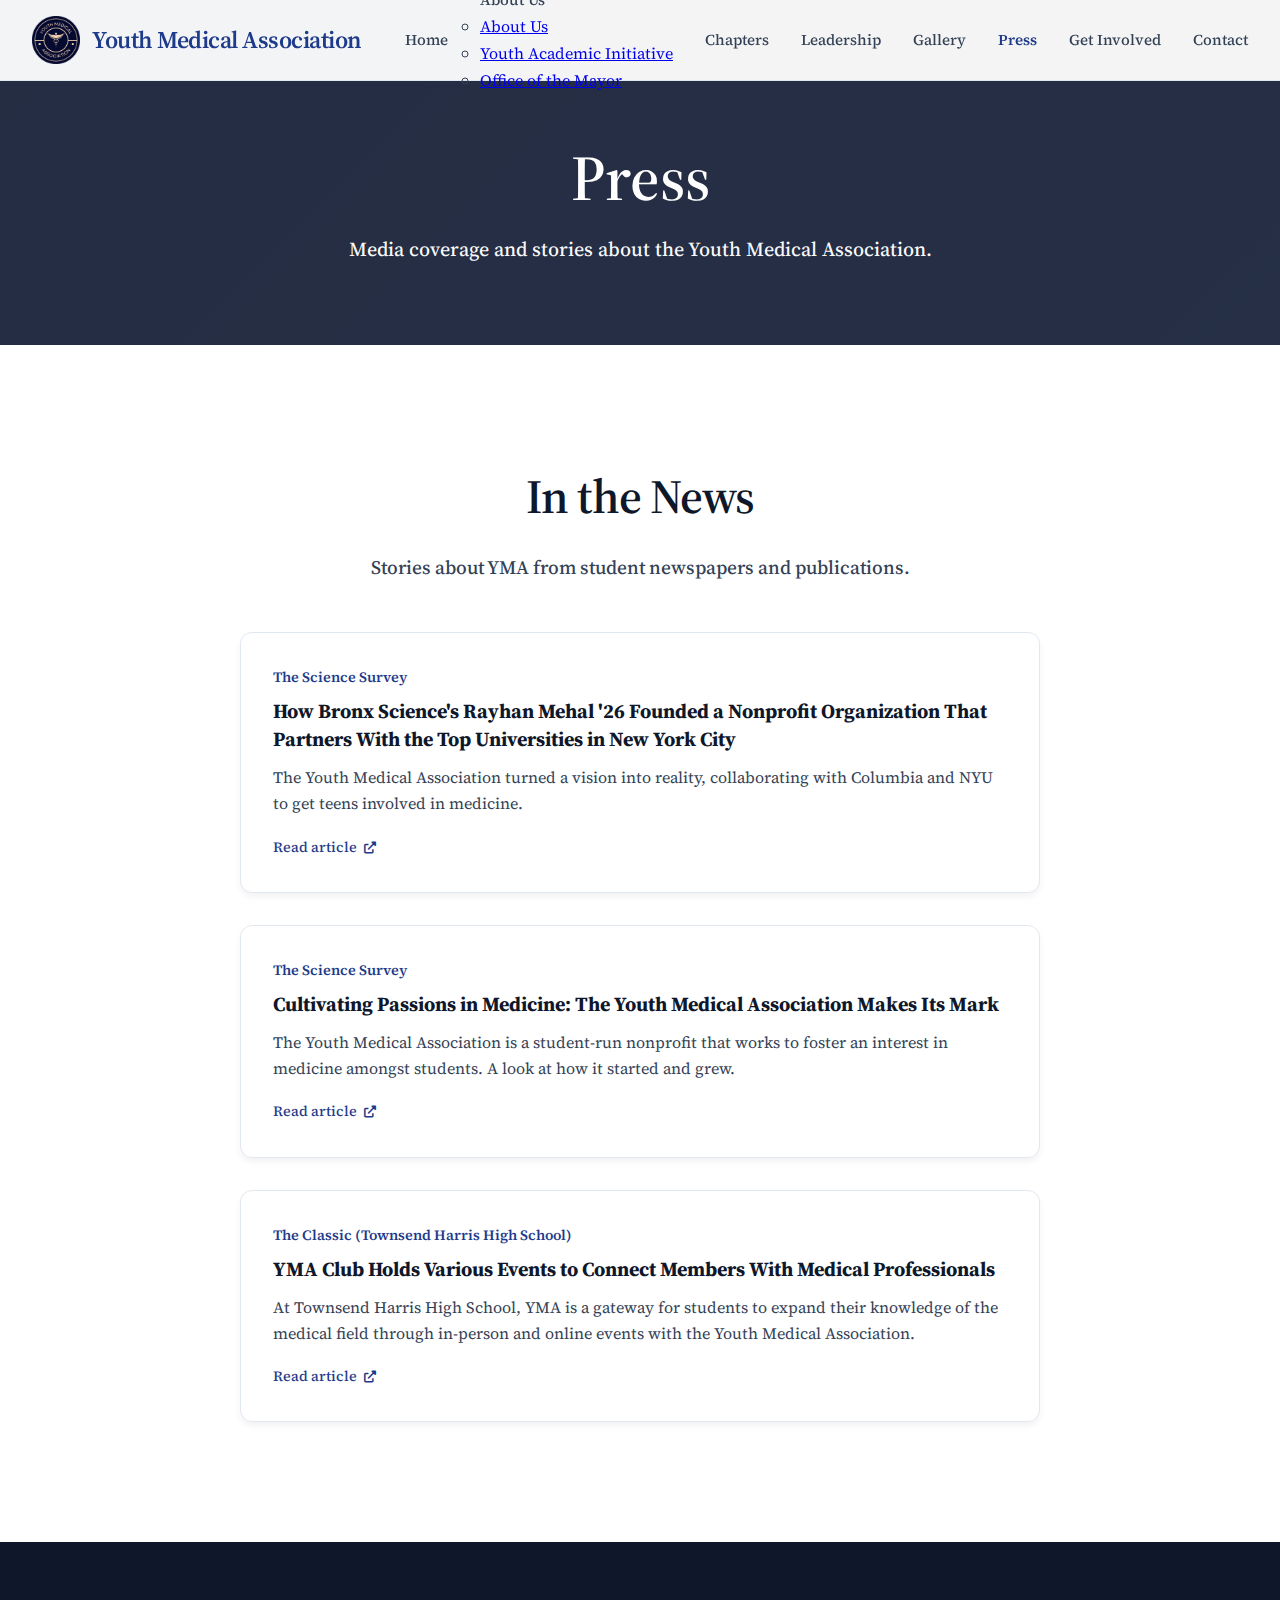
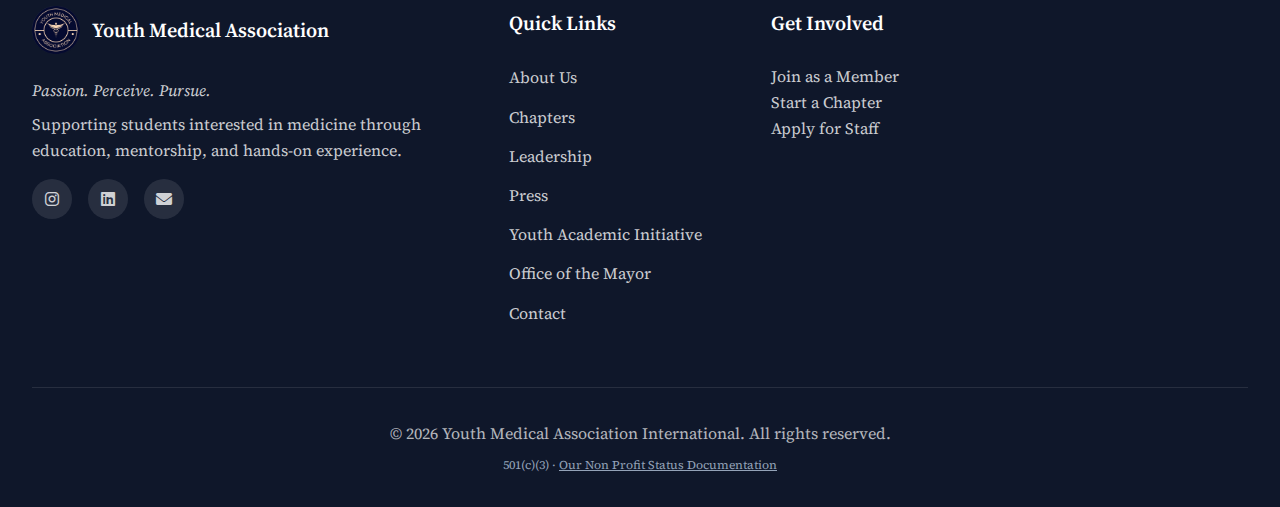
<file: press.html>
<!DOCTYPE html>
<html lang="en">
<head>
    <meta charset="UTF-8">
    <meta name="viewport" content="width=device-width, initial-scale=1.0, viewport-fit=cover">
    <title>Press | Youth Medical Association</title>
    <meta name="description" content="Press coverage and media features about the Youth Medical Association.">
    <link href="https://fonts.googleapis.com/css2?family=Source+Serif+4:ital,wght@0,400;0,500;0,600;0,700;1,400&display=swap" rel="stylesheet">
    <link rel="stylesheet" href="styles.css">
    <link rel="icon" type="image/x-icon" href="images/logo/YMA Logo.png">
    <link href="https://cdnjs.cloudflare.com/ajax/libs/font-awesome/6.0.0/css/all.min.css" rel="stylesheet">
</head>
<body>
    <!-- Navigation -->
    <nav class="navbar">
        <div class="nav-container">
            <a href="index.html" class="logo">
                <img src="images/logo/YMA Logo.png" alt="YMA Logo">
                <span class="logo-text">Youth Medical Association</span>
            </a>
            <ul class="nav-menu">
                <li><a href="index.html" class="nav-link">Home</a></li>
                <li class="nav-item has-dropdown">
                    <a href="about.html" class="nav-link">About Us</a>
                    <ul class="nav-dropdown">
                        <li><a href="about.html">About Us</a></li>
                        <li><a href="yai.html">Youth Academic Initiative</a></li>
                        <li><a href="mayor-office.html">Office of the Mayor</a></li>
                    </ul>
                </li>
                <li><a href="chapters.html" class="nav-link">Chapters</a></li>
                <li><a href="staff.html" class="nav-link">Leadership</a></li>
                <li><a href="gallery.html" class="nav-link">Gallery</a></li>
                <li><a href="press.html" class="nav-link active">Press</a></li>
                <li><a href="get-involved.html" class="nav-link">Get Involved</a></li>
                <li><a href="contact.html" class="nav-link">Contact</a></li>
            </ul>
            <div class="hamburger">
                <span></span>
                <span></span>
                <span></span>
            </div>
        </div>
    </nav>

    <!-- Page Header -->
    <section class="page-header" style="background: linear-gradient(135deg, rgba(30, 58, 138, 0.45) 0%, rgba(30, 64, 175, 0.4) 100%), url('images/IMG_0027.JPG') center/cover;">
        <div class="container">
            <h1>Press</h1>
            <p>Media coverage and stories about the Youth Medical Association.</p>
        </div>
    </section>

    <!-- Press Articles -->
    <section class="section">
        <div class="container">
            <div class="section-header" style="margin-bottom: 3rem;">
                <h2 class="section-title">In the News</h2>
                <p class="section-subtitle">Stories about YMA from student newspapers and publications.</p>
            </div>
            <div style="display: grid; gap: 2rem; max-width: 800px; margin: 0 auto;">
                <a href="https://thesciencesurvey.com/features/2025/02/12/how-bronx-sciences-rayhan-mehal-26-founded-a-nonprofit-organization-that-partners-with-the-top-universities-in-new-york-city/" target="_blank" rel="noopener noreferrer" style="text-decoration: none; color: inherit;">
                    <article style="background: white; border-radius: 12px; padding: 2rem; box-shadow: 0 4px 6px rgba(0,0,0,0.05); border: 1px solid var(--border-light); transition: box-shadow 0.3s ease, transform 0.2s ease;" onmouseover="this.style.boxShadow='0 10px 25px rgba(0,0,0,0.1)'; this.style.transform='translateY(-2px)'" onmouseout="this.style.boxShadow='0 4px 6px rgba(0,0,0,0.05)'; this.style.transform='translateY(0)'">
                        <p style="color: var(--primary-blue); font-size: 0.9rem; font-weight: 600; margin-bottom: 0.5rem;">The Science Survey</p>
                        <h3 style="font-size: 1.25rem; color: var(--navy); margin-bottom: 0.75rem; line-height: 1.4;">How Bronx Science's Rayhan Mehal '26 Founded a Nonprofit Organization That Partners With the Top Universities in New York City</h3>
                        <p style="color: var(--charcoal); font-size: 1rem; margin-bottom: 1rem; line-height: 1.6;">The Youth Medical Association turned a vision into reality, collaborating with Columbia and NYU to get teens involved in medicine.</p>
                        <span style="color: var(--primary-blue); font-size: 0.9rem; font-weight: 500;">Read article <i class="fas fa-external-link-alt" style="font-size: 0.75rem; margin-left: 0.25rem;"></i></span>
                    </article>
                </a>
                <a href="https://thesciencesurvey.com/features/2023/01/18/cultivating-passions-in-medicine-the-youth-medical-association-makes-its-mark/" target="_blank" rel="noopener noreferrer" style="text-decoration: none; color: inherit;">
                    <article style="background: white; border-radius: 12px; padding: 2rem; box-shadow: 0 4px 6px rgba(0,0,0,0.05); border: 1px solid var(--border-light); transition: box-shadow 0.3s ease, transform 0.2s ease;" onmouseover="this.style.boxShadow='0 10px 25px rgba(0,0,0,0.1)'; this.style.transform='translateY(-2px)'" onmouseout="this.style.boxShadow='0 4px 6px rgba(0,0,0,0.05)'; this.style.transform='translateY(0)'">
                        <p style="color: var(--primary-blue); font-size: 0.9rem; font-weight: 600; margin-bottom: 0.5rem;">The Science Survey</p>
                        <h3 style="font-size: 1.25rem; color: var(--navy); margin-bottom: 0.75rem; line-height: 1.4;">Cultivating Passions in Medicine: The Youth Medical Association Makes Its Mark</h3>
                        <p style="color: var(--charcoal); font-size: 1rem; margin-bottom: 1rem; line-height: 1.6;">The Youth Medical Association is a student-run nonprofit that works to foster an interest in medicine amongst students. A look at how it started and grew.</p>
                        <span style="color: var(--primary-blue); font-size: 0.9rem; font-weight: 500;">Read article <i class="fas fa-external-link-alt" style="font-size: 0.75rem; margin-left: 0.25rem;"></i></span>
                    </article>
                </a>
                <a href="https://thhsclassic.com/22859/science-and-technology/yma-club-holds-various-events-to-connect-members-with-medical-professionals/" target="_blank" rel="noopener noreferrer" style="text-decoration: none; color: inherit;">
                    <article style="background: white; border-radius: 12px; padding: 2rem; box-shadow: 0 4px 6px rgba(0,0,0,0.05); border: 1px solid var(--border-light); transition: box-shadow 0.3s ease, transform 0.2s ease;" onmouseover="this.style.boxShadow='0 10px 25px rgba(0,0,0,0.1)'; this.style.transform='translateY(-2px)'" onmouseout="this.style.boxShadow='0 4px 6px rgba(0,0,0,0.05)'; this.style.transform='translateY(0)'">
                        <p style="color: var(--primary-blue); font-size: 0.9rem; font-weight: 600; margin-bottom: 0.5rem;">The Classic (Townsend Harris High School)</p>
                        <h3 style="font-size: 1.25rem; color: var(--navy); margin-bottom: 0.75rem; line-height: 1.4;">YMA Club Holds Various Events to Connect Members With Medical Professionals</h3>
                        <p style="color: var(--charcoal); font-size: 1rem; margin-bottom: 1rem; line-height: 1.6;">At Townsend Harris High School, YMA is a gateway for students to expand their knowledge of the medical field through in-person and online events with the Youth Medical Association.</p>
                        <span style="color: var(--primary-blue); font-size: 0.9rem; font-weight: 500;">Read article <i class="fas fa-external-link-alt" style="font-size: 0.75rem; margin-left: 0.25rem;"></i></span>
                    </article>
                </a>
            </div>
        </div>
    </section>

    <!-- Footer -->
    <footer class="footer" id="contact">
        <div class="container">
            <div class="footer-content">
                <div class="footer-section">
                    <div style="display: flex; align-items: center; gap: 12px; margin-bottom: 1.5rem;">
                        <img src="images/logo/YMA Logo.png" alt="YMA Logo" style="height: 48px;">
                        <h3 style="margin: 0; font-family: var(--font-sans); font-weight: 600;">Youth Medical Association</h3>
                    </div>
                    <p style="font-style: italic; margin-bottom: 0.5rem;">Passion. Perceive. Pursue.</p>
                    <p>Supporting students interested in medicine through education, mentorship, and hands-on experience.</p>
                    <div class="social-links">
                        <a href="https://www.instagram.com/yma_intl/?hl=en" target="_blank" rel="noopener noreferrer">
                            <i class="fab fa-instagram"></i>
                        </a>
                        <a href="https://www.linkedin.com/company/youth-medical-association-international" target="_blank" rel="noopener noreferrer">
                            <i class="fab fa-linkedin"></i>
                        </a>
                        <a href="#" target="_blank" rel="noopener noreferrer">
                            <i class="fas fa-envelope"></i>
                        </a>
                    </div>
                </div>
                <div class="footer-section">
                    <h3>Quick Links</h3>
                    <ul class="footer-links">
                        <li><a href="about.html">About Us</a></li>
                        <li><a href="chapters.html">Chapters</a></li>
                        <li><a href="staff.html">Leadership</a></li>
                        <li><a href="press.html">Press</a></li>
                        <li><a href="yai.html">Youth Academic Initiative</a></li>
                        <li><a href="mayor-office.html">Office of the Mayor</a></li>
                        <li><a href="contact.html">Contact</a></li>
                    </ul>
                </div>
                <div class="footer-section">
                    <h3>Get Involved</h3>
                    <p><a href="https://forms.gle/try1GaJN9mwxpBHA8" target="_blank" rel="noopener noreferrer">Join as a Member</a></p>
                    <p><a href="https://forms.gle/r2pxWtxwG7B6njM98" target="_blank" rel="noopener noreferrer">Start a Chapter</a></p>
                    <p><a href="https://docs.google.com/forms/d/e/1FAIpQLScIdRBzFzZrx4ONaxSOiyH2w5i6WvKl9VqKjoDZ_yZzNYQlCA/viewform?usp=sharing&ouid=104748297163574303489" target="_blank" rel="noopener noreferrer">Apply for Staff</a></p>
                </div>
            </div>
            <div class="footer-bottom">
                <p>&copy; 2026 Youth Medical Association International. All rights reserved.</p>
                <p style="font-size: 0.75rem; color: #94a3b8; margin-top: 0.5rem;">501(c)(3) · <a href="mailto:director@yma.institute" style="color: #94a3b8; text-decoration: underline;">Our Non Profit Status Documentation</a></p>
            </div>
        </div>
    </footer>

    <script>
        const hamburger = document.querySelector('.hamburger');
        const navMenu = document.querySelector('.nav-menu');
        if (hamburger && navMenu) {
            hamburger.addEventListener('click', () => {
                hamburger.classList.toggle('active');
                navMenu.classList.toggle('active');
            });
            document.querySelectorAll('.nav-link').forEach(n => n.addEventListener('click', () => {
                hamburger.classList.remove('active');
                navMenu.classList.remove('active');
            }));
        }
    </script>
</body>
</html>
</file>
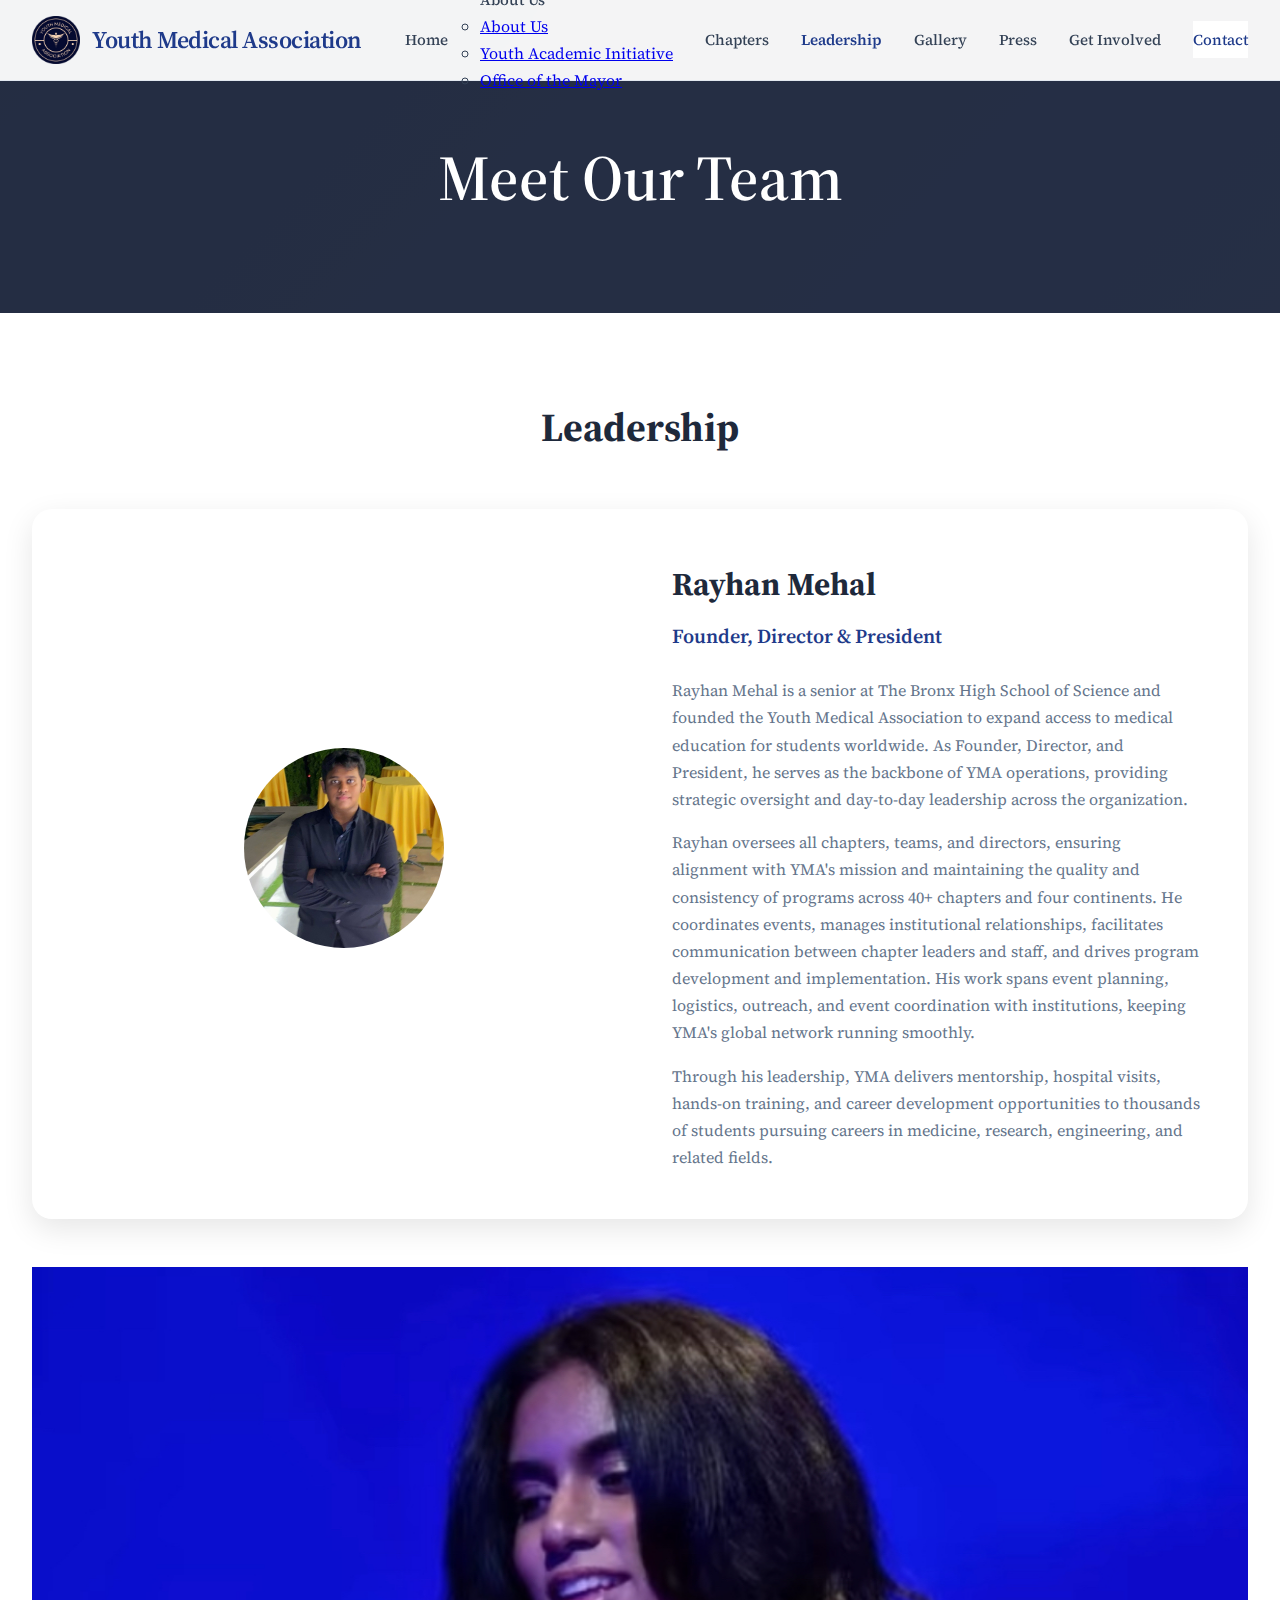
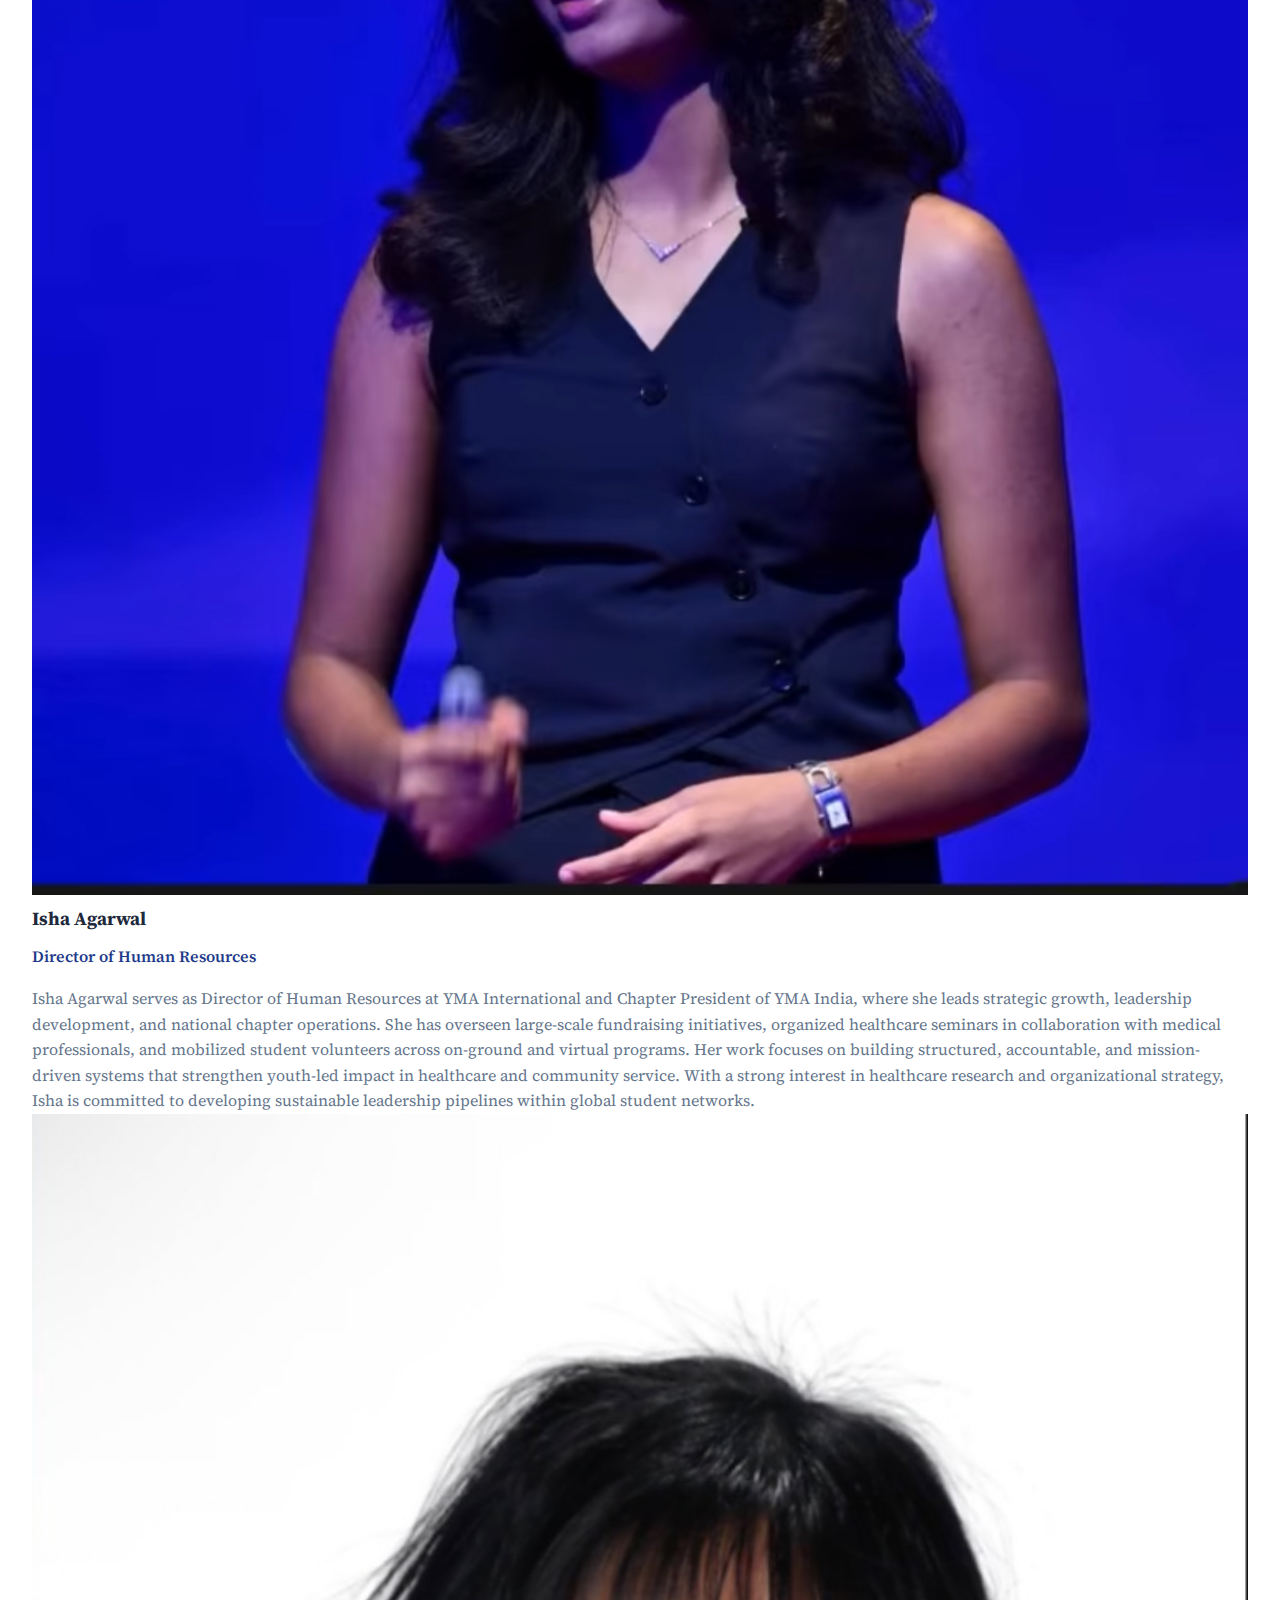
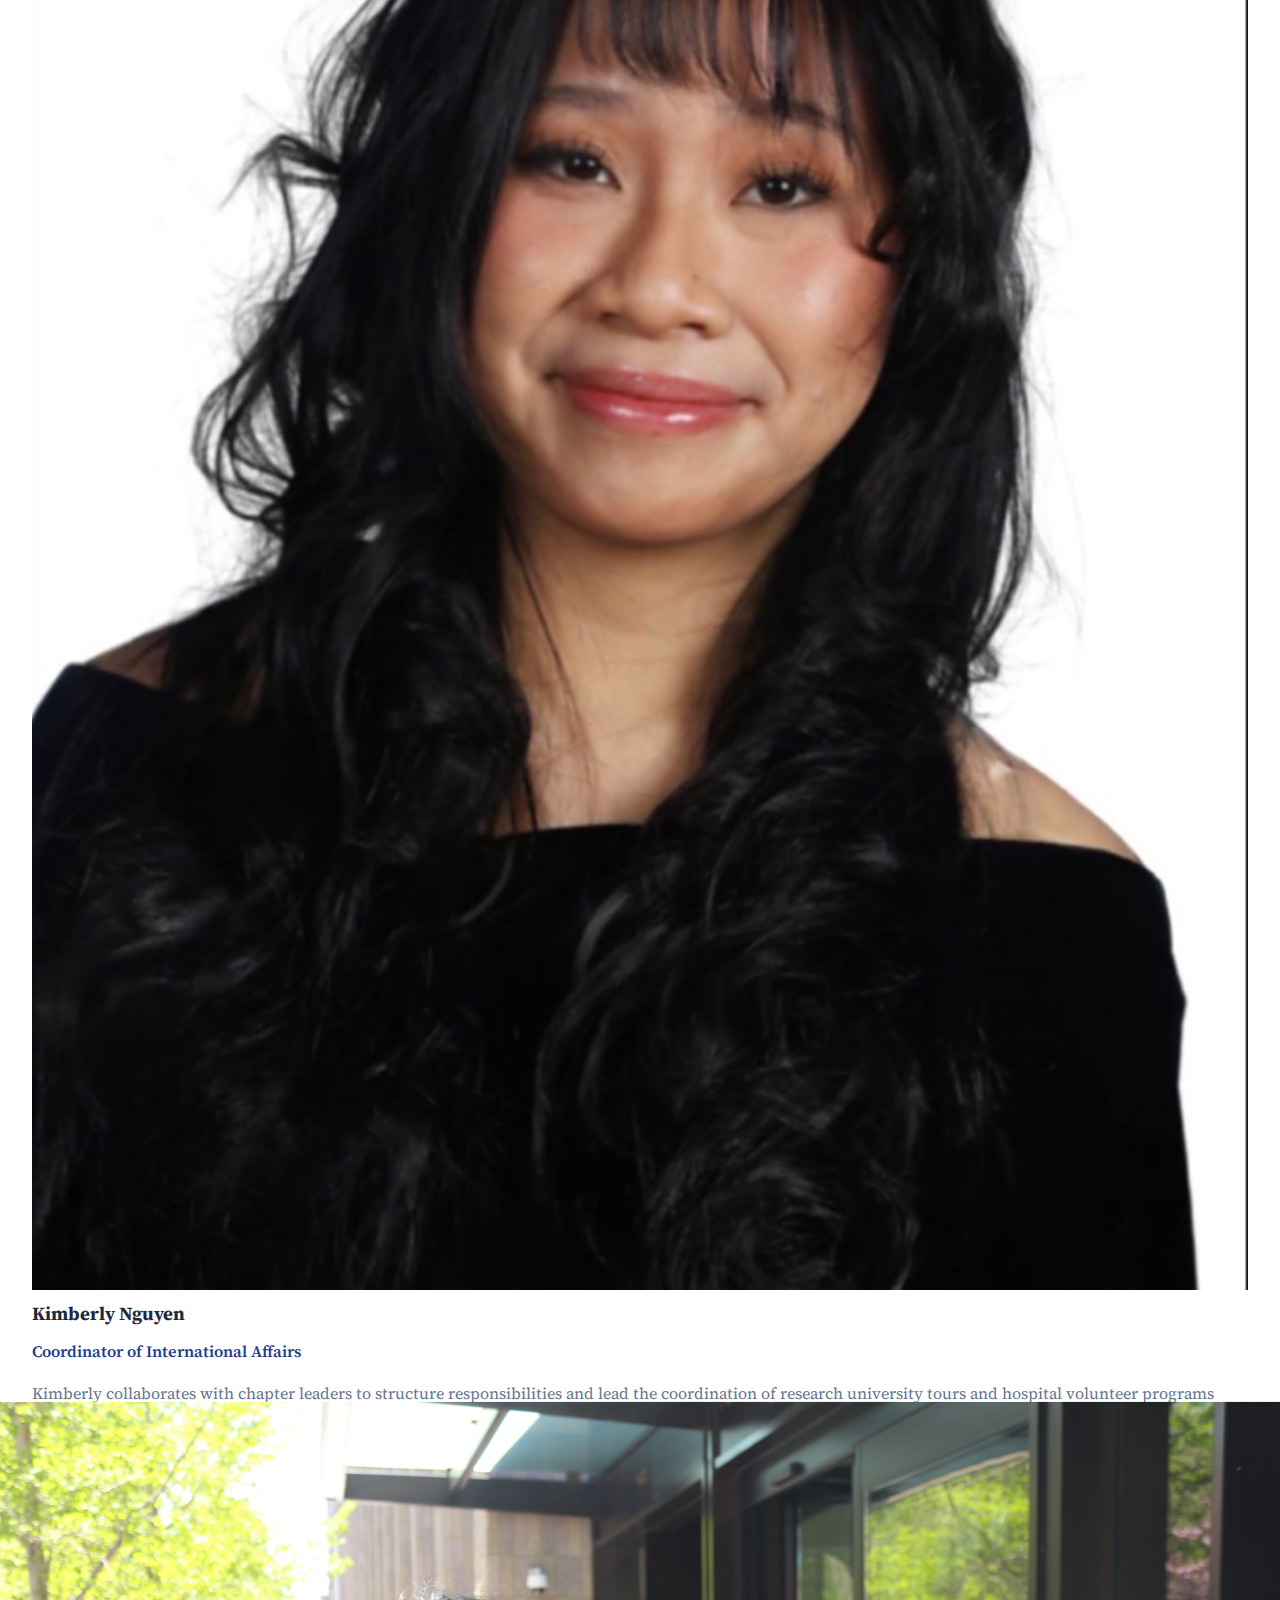
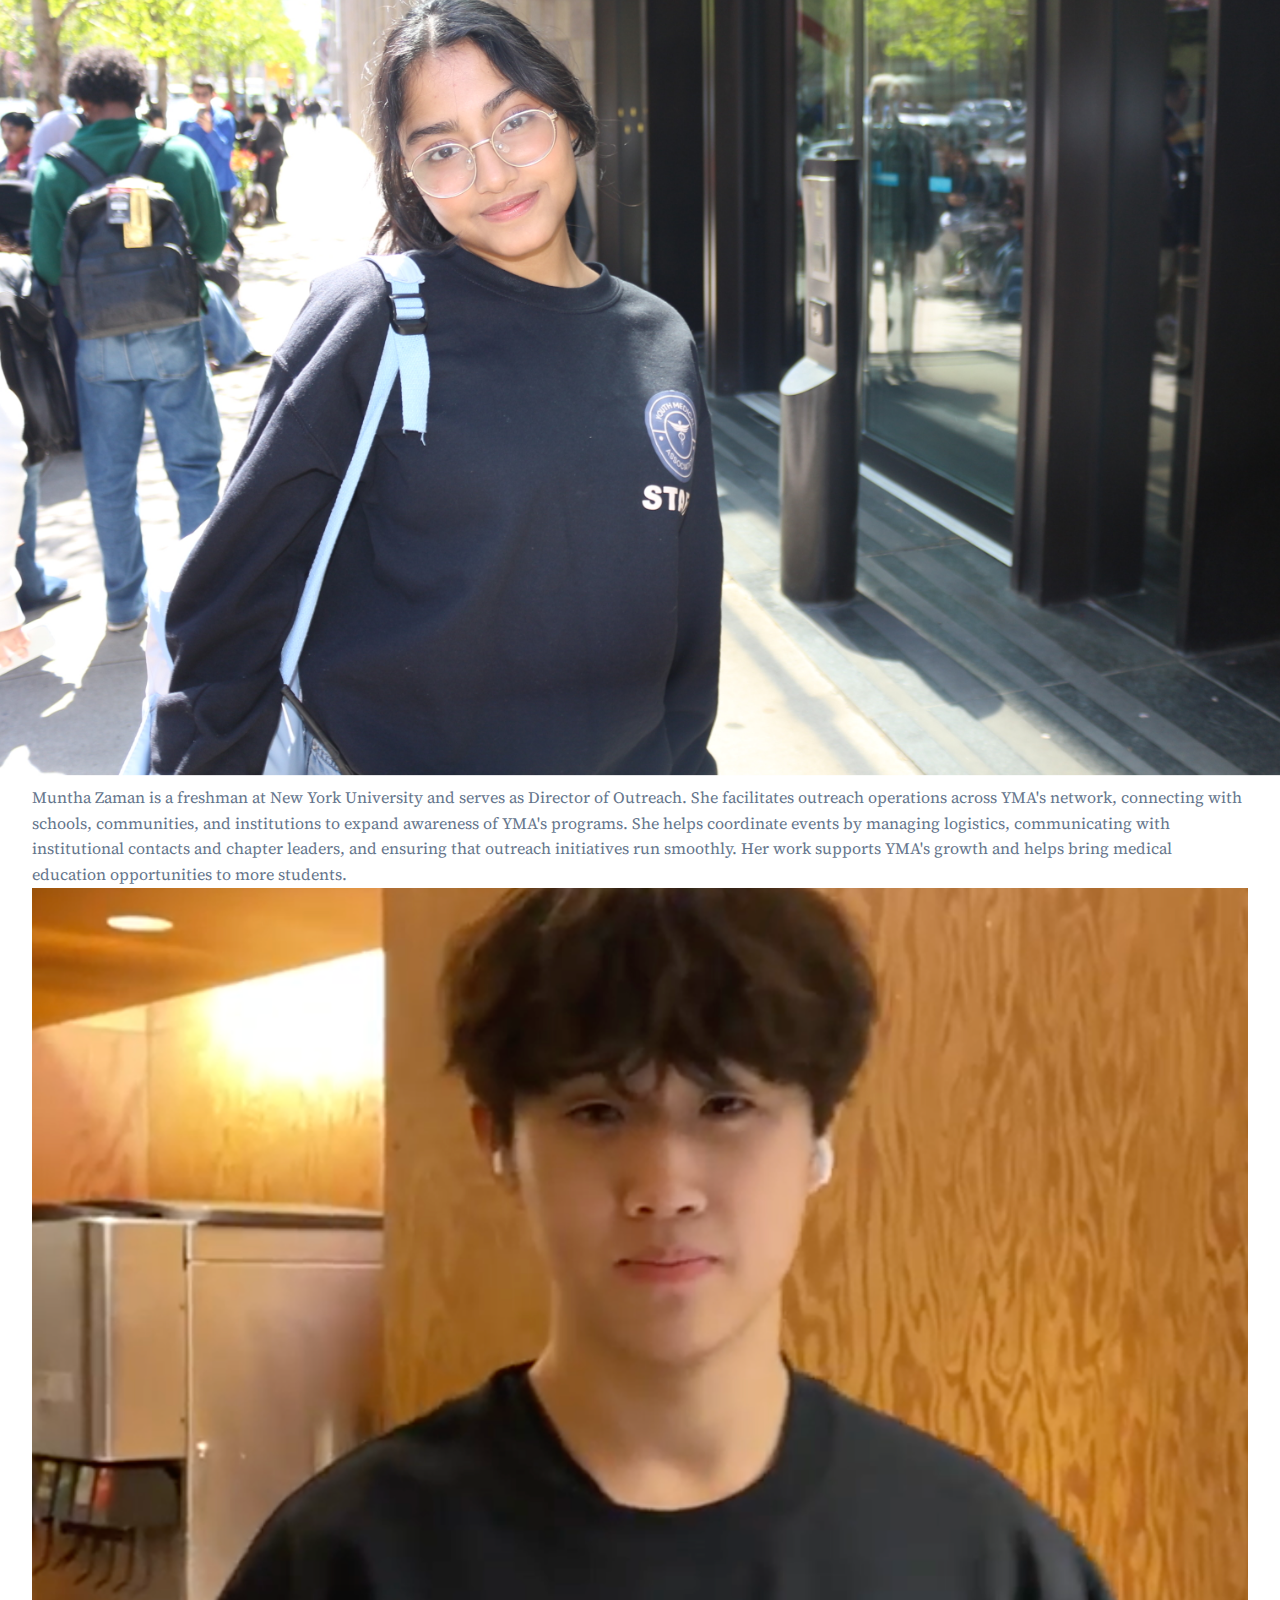
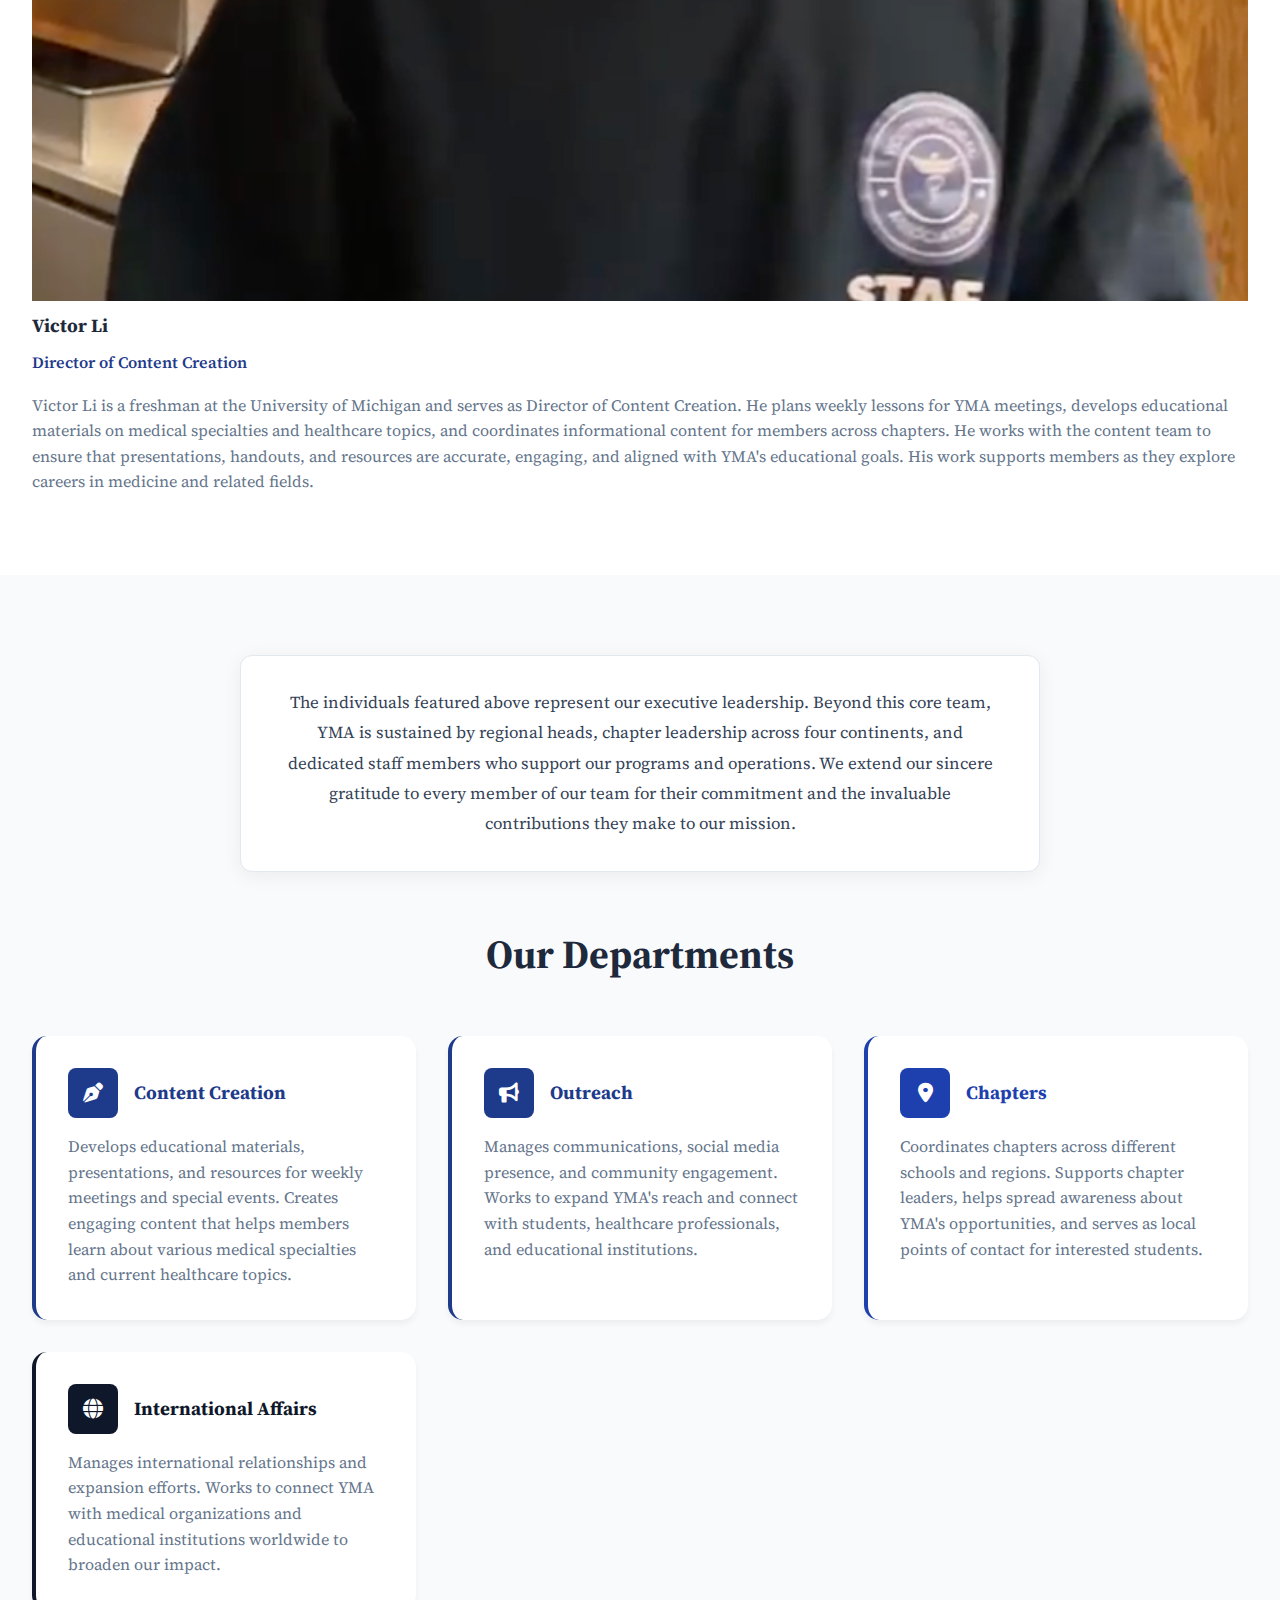
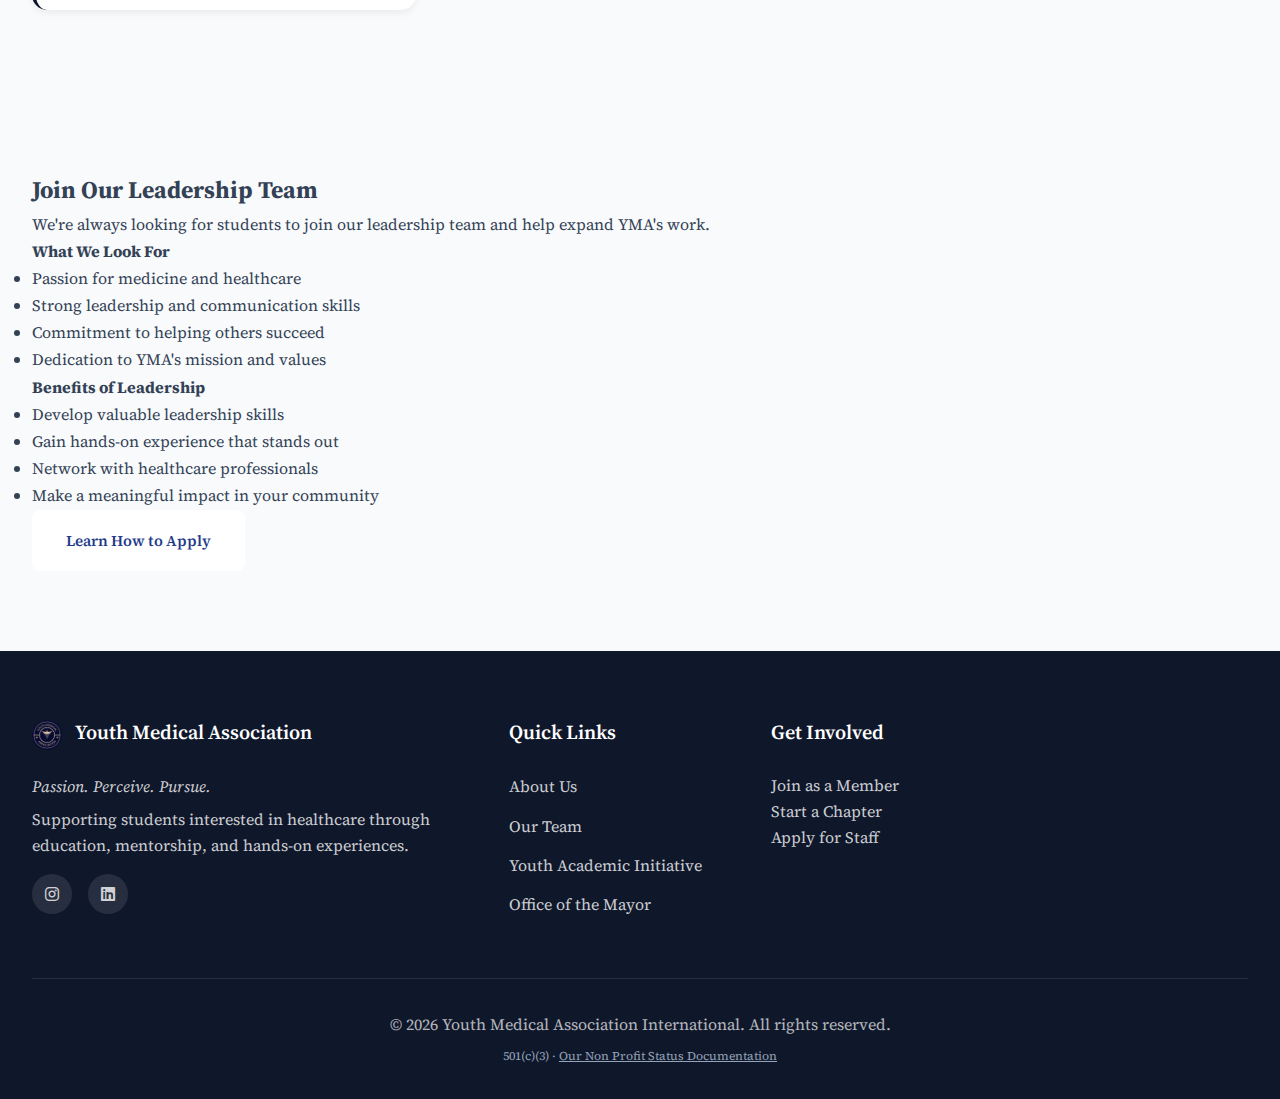
<file: staff.html>
<!DOCTYPE html>
<html lang="en">
<head>
    <meta charset="UTF-8">
    <meta name="viewport" content="width=device-width, initial-scale=1.0, viewport-fit=cover">
    <title>Our Team | Youth Medical Association</title>
    <link href="https://cdnjs.cloudflare.com/ajax/libs/font-awesome/6.0.0/css/all.min.css" rel="stylesheet">
    <link href="https://fonts.googleapis.com/css2?family=Source+Serif+4:ital,wght@0,400;0,500;0,600;0,700;1,400&display=swap" rel="stylesheet">
    <link rel="stylesheet" href="styles.css">
</head>
<body>
    <!-- Navigation -->
    <nav class="navbar">
        <div class="nav-container">
            <a href="index.html" class="logo">
                <img src="images/logo/YMA Logo.png" alt="Youth Medical Association">
                <span class="logo-text">Youth Medical Association</span>
            </a>
            <ul class="nav-menu">
                <li class="nav-item">
                    <a href="index.html" class="nav-link">Home</a>
                </li>
                <li class="nav-item has-dropdown">
                    <a href="about.html" class="nav-link">About Us</a>
                    <ul class="nav-dropdown">
                        <li><a href="about.html">About Us</a></li>
                        <li><a href="yai.html">Youth Academic Initiative</a></li>
                        <li><a href="mayor-office.html">Office of the Mayor</a></li>
                    </ul>
                </li>
                <li class="nav-item">
                    <a href="chapters.html" class="nav-link">Chapters</a>
                </li>
                <li class="nav-item">
                    <a href="staff.html" class="nav-link active">Leadership</a>
                </li>
                <li class="nav-item">
                    <a href="gallery.html" class="nav-link">Gallery</a>
                </li>
                <li class="nav-item">
                    <a href="press.html" class="nav-link">Press</a>
                </li>
                <li class="nav-item">
                    <a href="get-involved.html" class="nav-link">Get Involved</a>
                </li>
                <li class="nav-item">
                    <a href="contact.html" class="nav-link btn-primary">Contact</a>
                </li>
            </ul>
            <div class="hamburger">
                <span class="bar"></span>
                <span class="bar"></span>
                <span class="bar"></span>
            </div>
        </div>
    </nav>

    <!-- Page Header -->
    <section class="page-header" style="background: linear-gradient(135deg, rgba(30, 58, 138, 0.45) 0%, rgba(30, 64, 175, 0.4) 100%), url('images/IMG_0027.JPG') center/cover;">
        <div class="container">
            <h1>Meet Our Team</h1>
        </div>
    </section>

    <!-- Leadership Team -->
    <section class="content-section">
        <div class="container">
            <h2 style="text-align: center; margin-bottom: 3rem; font-size: 2.5rem; color: #1e293b;">Leadership</h2>
            
            <!-- Founder Profile -->
            <div style="background: white; border-radius: 20px; padding: 3rem; box-shadow: 0 10px 30px rgba(0,0,0,0.1); margin-bottom: 3rem;">
                <div class="two-column" style="align-items: center;">
                    <div>
                        <div style="width: 200px; height: 200px; border-radius: 50%; overflow: hidden; margin: 0 auto 2rem;">
                            <img src="images/Bio/rayhan.mehal.bio.jpg" alt="Rayhan Mehal" style="width: 100%; height: 100%; object-fit: cover;">
                        </div>
                    </div>
                    <div>
                        <h3 style="font-size: 2rem; color: #1e293b; margin-bottom: 0.5rem;">Rayhan Mehal</h3>
                        <p style="color: var(--primary-blue); font-weight: 600; font-size: 1.25rem; margin-bottom: 1.5rem;">Founder, Director & President</p>
                        <p style="color: #64748b; line-height: 1.7; margin-bottom: 1rem;">Rayhan Mehal is a senior at The Bronx High School of Science and founded the Youth Medical Association to expand access to medical education for students worldwide. As Founder, Director, and President, he serves as the backbone of YMA operations, providing strategic oversight and day-to-day leadership across the organization.</p>
                        <p style="color: #64748b; line-height: 1.7; margin-bottom: 1rem;">Rayhan oversees all chapters, teams, and directors, ensuring alignment with YMA's mission and maintaining the quality and consistency of programs across 40+ chapters and four continents. He coordinates events, manages institutional relationships, facilitates communication between chapter leaders and staff, and drives program development and implementation. His work spans event planning, logistics, outreach, and event coordination with institutions, keeping YMA's global network running smoothly.</p>
                        <p style="color: #64748b; line-height: 1.7;">Through his leadership, YMA delivers mentorship, hospital visits, hands-on training, and career development opportunities to thousands of students pursuing careers in medicine, research, engineering, and related fields.</p>
                    </div>
                </div>
            </div>

            <!-- Core Team -->
            <div class="core-team-grid">
                <div>
                    <div>
                        <img src="images/IMG_7609.jpeg" alt="Isha Agarwal" style="width: 100%; height: 100%; object-fit: cover;">
                    </div>
                    <h3 style="color: #1e293b; margin-bottom: 0.5rem;">Isha Agarwal</h3>
                    <p style="color: var(--primary-blue); font-weight: 600; margin-bottom: 1rem;">Director of Human Resources</p>
                    <p style="color: #64748b; line-height: 1.6;">Isha Agarwal serves as Director of Human Resources at YMA International and Chapter President of YMA India, where she leads strategic growth, leadership development, and national chapter operations. She has overseen large-scale fundraising initiatives, organized healthcare seminars in collaboration with medical professionals, and mobilized student volunteers across on-ground and virtual programs. Her work focuses on building structured, accountable, and mission-driven systems that strengthen youth-led impact in healthcare and community service. With a strong interest in healthcare research and organizational strategy, Isha is committed to developing sustainable leadership pipelines within global student networks.</p>
                </div>

                <div>
                    <div>
                        <img src="images/Bio/kimberly.nguyen.bio.jpeg" alt="Kimberly Nguyen" style="width: 100%; height: 100%; object-fit: cover;">
                    </div>
                    <h3 style="color: #1e293b; margin-bottom: 0.5rem;">Kimberly Nguyen</h3>
                    <p style="color: var(--primary-blue); font-weight: 600; margin-bottom: 1rem;">Coordinator of International Affairs</p>
                    <p style="color: #64748b; line-height: 1.6;">Kimberly collaborates with chapter leaders to structure responsibilities and lead the coordination of research university tours and hospital volunteer programs worldwide. She is also responsible for guiding high school students to create their own YMA chapters in their respective countries, not only starting their chapters but also helping them build their social media presence to connect with other likeminded individuals on a global scale. Through her work as the Coordinator of International Affairs, Kimberly hopes to expand equitable access to education.</p>
                </div>

                <div>
                    <div>
                        <img src="images/muntha zaman.JPG" alt="Muntha Zaman" style="width: 100%; height: 100%; object-fit: cover; object-position: center; transform: scale(1.2);">
                    </div>
                    <h3 style="color: #1e293b; margin-bottom: 0.5rem;">Muntha Zaman</h3>
                    <p style="color: var(--primary-blue); font-weight: 600; margin-bottom: 1rem;">Director of Outreach</p>
                    <p style="color: #64748b; line-height: 1.6;">Muntha Zaman is a freshman at New York University and serves as Director of Outreach. She facilitates outreach operations across YMA's network, connecting with schools, communities, and institutions to expand awareness of YMA's programs. She helps coordinate events by managing logistics, communicating with institutional contacts and chapter leaders, and ensuring that outreach initiatives run smoothly. Her work supports YMA's growth and helps bring medical education opportunities to more students.</p>
                </div>

                <div>
                    <div>
                        <img src="images/victor li.png" alt="Victor Li" style="width: 100%; height: 100%; object-fit: cover;">
                    </div>
                    <h3 style="color: #1e293b; margin-bottom: 0.5rem;">Victor Li</h3>
                    <p style="color: var(--primary-blue); font-weight: 600; margin-bottom: 1rem;">Director of Content Creation</p>
                    <p style="color: #64748b; line-height: 1.6;">Victor Li is a freshman at the University of Michigan and serves as Director of Content Creation. He plans weekly lessons for YMA meetings, develops educational materials on medical specialties and healthcare topics, and coordinates informational content for members across chapters. He works with the content team to ensure that presentations, handouts, and resources are accurate, engaging, and aligned with YMA's educational goals. His work supports members as they explore careers in medicine and related fields.</p>
                </div>
            </div>
        </div>
    </section>

    <!-- Departments -->
    <section class="content-section">
        <div class="container">
            <div style="background: white; padding: 2rem 2.5rem; border-radius: 12px; box-shadow: 0 4px 20px rgba(0,0,0,0.06); border: 1px solid var(--border-light); margin-bottom: 3rem; max-width: 800px; margin-left: auto; margin-right: auto;">
                <p style="text-align: center; color: var(--charcoal); line-height: 1.8; margin: 0; font-size: 1.05rem;">The individuals featured above represent our executive leadership. Beyond this core team, YMA is sustained by regional heads, chapter leadership across four continents, and dedicated staff members who support our programs and operations. We extend our sincere gratitude to every member of our team for their commitment and the invaluable contributions they make to our mission.</p>
            </div>
            <h2 style="text-align: center; margin-bottom: 3rem; font-size: 2.5rem; color: #1e293b;">Our Departments</h2>
            <div style="display: grid; grid-template-columns: repeat(auto-fit, minmax(300px, 1fr)); gap: 2rem;">
                <div style="background: white; padding: 2rem; border-radius: 15px; box-shadow: 0 4px 6px rgba(0,0,0,0.05); border-left: 4px solid var(--primary-blue);">
                    <div style="display: flex; align-items: center; margin-bottom: 1rem;">
                        <div style="width: 50px; height: 50px; background: var(--primary-blue); border-radius: 8px; display: flex; align-items: center; justify-content: center; margin-right: 1rem;">
                            <i class="fas fa-pen-nib" style="color: white; font-size: 1.25rem;"></i>
                        </div>
                        <h3 style="color: var(--primary-blue); margin: 0;">Content Creation</h3>
                    </div>
                    <p style="color: #64748b; line-height: 1.6;">Develops educational materials, presentations, and resources for weekly meetings and special events. Creates engaging content that helps members learn about various medical specialties and current healthcare topics.</p>
                </div>

                <div style="background: white; padding: 2rem; border-radius: 15px; box-shadow: 0 4px 6px rgba(0,0,0,0.05); border-left: 4px solid var(--primary-blue);">
                    <div style="display: flex; align-items: center; margin-bottom: 1rem;">
                        <div style="width: 50px; height: 50px; background: var(--primary-blue); border-radius: 8px; display: flex; align-items: center; justify-content: center; margin-right: 1rem;">
                            <i class="fas fa-bullhorn" style="color: white; font-size: 1.25rem;"></i>
                        </div>
                        <h3 style="color: var(--primary-blue); margin: 0;">Outreach</h3>
                    </div>
                    <p style="color: #64748b; line-height: 1.6;">Manages communications, social media presence, and community engagement. Works to expand YMA's reach and connect with students, healthcare professionals, and educational institutions.</p>
                </div>

                <div style="background: white; padding: 2rem; border-radius: 15px; box-shadow: 0 4px 6px rgba(0,0,0,0.05); border-left: 4px solid var(--deep-blue);">
                    <div style="display: flex; align-items: center; margin-bottom: 1rem;">
                        <div style="width: 50px; height: 50px; background: var(--deep-blue); border-radius: 8px; display: flex; align-items: center; justify-content: center; margin-right: 1rem;">
                            <i class="fas fa-map-marker-alt" style="color: white; font-size: 1.25rem;"></i>
                        </div>
                        <h3 style="color: var(--deep-blue); margin: 0;">Chapters</h3>
                    </div>
                    <p style="color: #64748b; line-height: 1.6;">Coordinates chapters across different schools and regions. Supports chapter leaders, helps spread awareness about YMA's opportunities, and serves as local points of contact for interested students.</p>
                </div>

                <div style="background: white; padding: 2rem; border-radius: 15px; box-shadow: 0 4px 6px rgba(0,0,0,0.05); border-left: 4px solid var(--navy);">
                    <div style="display: flex; align-items: center; margin-bottom: 1rem;">
                        <div style="width: 50px; height: 50px; background: var(--navy); border-radius: 8px; display: flex; align-items: center; justify-content: center; margin-right: 1rem;">
                            <i class="fas fa-globe" style="color: white; font-size: 1.25rem;"></i>
                        </div>
                        <h3 style="color: var(--navy); margin: 0;">International Affairs</h3>
                    </div>
                    <p style="color: #64748b; line-height: 1.6;">Manages international relationships and expansion efforts. Works to connect YMA with medical organizations and educational institutions worldwide to broaden our impact.</p>
                </div>
            </div>
        </div>
    </section>

    <!-- Join Our Team -->
    <section class="content-section" style="background: var(--warm-gray);">
        <div class="container">
            <div class="join-leadership-cta">
                <h2>Join Our Leadership Team</h2>
                <p>We're always looking for students to join our leadership team and help expand YMA's work.</p>
                <div class="join-leadership-grid">
                    <div class="join-leadership-card">
                        <h4>What We Look For</h4>
                        <ul>
                            <li>Passion for medicine and healthcare</li>
                            <li>Strong leadership and communication skills</li>
                            <li>Commitment to helping others succeed</li>
                            <li>Dedication to YMA's mission and values</li>
                        </ul>
                    </div>
                    <div class="join-leadership-card">
                        <h4>Benefits of Leadership</h4>
                        <ul>
                            <li>Develop valuable leadership skills</li>
                            <li>Gain hands-on experience that stands out</li>
                            <li>Network with healthcare professionals</li>
                            <li>Make a meaningful impact in your community</li>
                        </ul>
                    </div>
                </div>
                <a href="https://docs.google.com/forms/d/e/1FAIpQLScIdRBzFzZrx4ONaxSOiyH2w5i6WvKl9VqKjoDZ_yZzNYQlCA/viewform?usp=sharing&ouid=104748297163574303489" target="_blank" rel="noopener noreferrer" class="btn btn-primary">Learn How to Apply</a>
            </div>
        </div>
    </section>

    <!-- Footer -->
    <footer class="footer" id="contact">
        <div class="container">
            <div class="footer-content">
                <div class="footer-section">
                    <h3><img src="images/logo/YMA Logo.png" alt="Youth Medical Association" style="height: 30px; margin-right: 10px; vertical-align: middle;"> Youth Medical Association</h3>
                    <p style="font-style: italic; margin-bottom: 0.5rem;">Passion. Perceive. Pursue.</p>
                    <p>Supporting students interested in healthcare through education, mentorship, and hands-on experiences.</p>
                    <div class="social-links">
                        <a href="https://www.instagram.com/yma_intl/?hl=en" target="_blank" rel="noopener noreferrer" class="social-link"><i class="fab fa-instagram"></i></a>
                        <a href="https://www.linkedin.com/company/youth-medical-association-international" target="_blank" rel="noopener noreferrer" class="social-link"><i class="fab fa-linkedin"></i></a>
                    </div>
                </div>
                <div class="footer-section">
                    <h3>Quick Links</h3>
                    <ul class="footer-links">
                        <li><a href="about.html">About Us</a></li>
                        <li><a href="staff.html">Our Team</a></li>
                        <li><a href="yai.html">Youth Academic Initiative</a></li>
                        <li><a href="mayor-office.html">Office of the Mayor</a></li>
                    </ul>
                </div>
                <div class="footer-section">
                    <h3>Get Involved</h3>
                    <p><a href="https://forms.gle/try1GaJN9mwxpBHA8" target="_blank" rel="noopener noreferrer">Join as a Member</a></p>
                    <p><a href="https://forms.gle/r2pxWtxwG7B6njM98" target="_blank" rel="noopener noreferrer">Start a Chapter</a></p>
                    <p><a href="https://docs.google.com/forms/d/e/1FAIpQLScIdRBzFzZrx4ONaxSOiyH2w5i6WvKl9VqKjoDZ_yZzNYQlCA/viewform?usp=sharing&ouid=104748297163574303489" target="_blank" rel="noopener noreferrer">Apply for Staff</a></p>
                </div>
            </div>
            <div class="footer-bottom">
                <p>&copy; 2026 Youth Medical Association International. All rights reserved.</p>
                <p style="font-size: 0.75rem; color: #94a3b8; margin-top: 0.5rem;">501(c)(3) · <a href="mailto:director@yma.institute" style="color: #94a3b8; text-decoration: underline;">Our Non Profit Status Documentation</a></p>
            </div>
        </div>
    </footer>

    <script>
        const hamburger = document.querySelector('.hamburger');
        const navMenu = document.querySelector('.nav-menu');
        if (hamburger && navMenu) {
            hamburger.addEventListener('click', () => {
                hamburger.classList.toggle('active');
                navMenu.classList.toggle('active');
            });
            document.querySelectorAll('.nav-link').forEach(link => {
                link.addEventListener('click', () => {
                    hamburger.classList.remove('active');
                    navMenu.classList.remove('active');
                });
            });
        }
    </script>
</body>
</html>
</file>
<file: styles.css>
/* Premium Professional Styling inspired by Harvard & Columbia */
:root {
    /* Sophisticated Color Palette */
    --primary-blue: #1e3a8a;
    --deep-blue: #1e40af;
    --navy: #0f172a;
    --crimson: #dc2626;
    --gold: #d97706;
    --warm-gray: #f8fafc;
    --cool-gray: #64748b;
    --charcoal: #334155;
    --white: #ffffff;
    --light-blue: #eff6ff;
    --border-light: #e2e8f0;
    
    /* Typography */
    --font-sans: 'Source Serif 4', Georgia, 'Times New Roman', serif;
    
    /* Spacing & Layout */
    --container-max: 1280px;
    --section-padding: 120px 0;
    --border-radius: 8px;
    --shadow-elegant: 0 10px 25px -5px rgba(0, 0, 0, 0.1), 0 4px 6px -2px rgba(0, 0, 0, 0.05);
    --shadow-subtle: 0 4px 6px -1px rgba(0, 0, 0, 0.1), 0 2px 4px -1px rgba(0, 0, 0, 0.06);
}

/* Fonts */
@import url('https://fonts.googleapis.com/css2?family=Source+Serif+4:ital,wght@0,400;0,500;0,600;0,700;1,400&display=swap');

/* Global Reset & Base Styles */
* {
    margin: 0;
    padding: 0;
    box-sizing: border-box;
}

html {
    scroll-behavior: smooth;
    font-size: 16px;
}

body {
    font-family: var(--font-sans);
    line-height: 1.7;
    color: var(--charcoal);
    background-color: var(--white);
    font-weight: 400;
    -webkit-font-smoothing: antialiased;
    -moz-osx-font-smoothing: grayscale;
}

/* Container & Layout */
.container {
    max-width: var(--container-max);
    margin: 0 auto;
    padding: 0 2rem;
}

/* Premium Navigation */
.navbar {
    background: rgba(255, 255, 255, 0.95);
    backdrop-filter: blur(20px);
    -webkit-backdrop-filter: blur(20px);
    border-bottom: 1px solid var(--border-light);
    position: fixed;
    top: 0;
    left: 0;
    right: 0;
    z-index: 1000;
    transition: all 0.3s cubic-bezier(0.4, 0, 0.2, 1);
}

.nav-container {
    max-width: var(--container-max);
    margin: 0 auto;
    padding: 0 2rem;
    display: flex;
    justify-content: space-between;
    align-items: center;
    height: 80px;
}

.logo {
    display: flex;
    align-items: center;
    gap: 12px;
    text-decoration: none;
    transition: transform 0.3s ease;
}

.logo:hover {
    transform: translateY(-1px);
}

.logo img {
    height: 48px;
    width: 48px;
    object-fit: contain;
}

.logo-text {
    font-family: var(--font-sans);
    font-size: 1.5rem;
    font-weight: 600;
    color: var(--primary-blue);
    letter-spacing: -0.02em;
}

.nav-menu {
    display: flex;
    list-style: none;
    gap: 2rem;
    align-items: center;
}

.nav-link {
    text-decoration: none;
    color: var(--charcoal);
    font-weight: 500;
    font-size: 0.95rem;
    position: relative;
    padding: 0.5rem 0;
    transition: color 0.3s ease;
}

.nav-link:hover {
    color: var(--primary-blue);
}

.nav-link::after {
    content: '';
    position: absolute;
    bottom: 0;
    left: 0;
    width: 0;
    height: 2px;
    background: var(--primary-blue);
    transition: width 0.3s cubic-bezier(0.4, 0, 0.2, 1);
}

.nav-link:hover::after {
    width: 100%;
}

.hamburger {
    display: none;
    flex-direction: column;
    cursor: pointer;
    gap: 4px;
}

.hamburger span {
    width: 24px;
    height: 2px;
    background: var(--charcoal);
    transition: transform 0.3s ease, opacity 0.3s ease;
}

/* Hero Section */
.hero {
    background: linear-gradient(135deg, var(--primary-blue) 0%, var(--deep-blue) 100%);
    color: var(--white);
    padding: 160px 0 120px;
    position: relative;
    overflow: hidden;
    background-size: cover;
    background-position: center;
    background-attachment: fixed;
}

.hero::before {
    content: '';
    position: absolute;
    top: 0;
    left: 0;
    right: 0;
    bottom: 0;
    background: rgba(30, 58, 138, 0.7);
    z-index: 1;
}

.hero-content {
    position: relative;
    z-index: 2;
    text-align: center;
    max-width: 900px;
    margin: 0 auto;
}

.hero h1,
.hero h2 {
    color: #ffffff !important;
}

.hero h1 {
    font-family: var(--font-sans);
    font-size: clamp(2.5rem, 5vw, 4rem);
    font-weight: 600;
    margin-bottom: 1.5rem;
    line-height: 1.2;
    letter-spacing: -0.02em;
}

.hero-subtitle,
.hero p {
    color: rgba(255, 255, 255, 0.98) !important;
}

.hero-subtitle {
    font-size: 1.25rem;
    font-weight: 500;
    margin-bottom: 2.5rem;
    color: rgba(255, 255, 255, 0.98);
    max-width: 700px;
    margin-left: auto;
    margin-right: auto;
    line-height: 1.6;
}

.cta-buttons {
    display: flex;
    gap: 1rem;
    justify-content: center;
    flex-wrap: wrap;
}

.btn {
    display: inline-flex;
    align-items: center;
    gap: 0.5rem;
    padding: 1rem 2rem;
    border-radius: var(--border-radius);
    text-decoration: none;
    font-weight: 600;
    font-size: 0.95rem;
    transition: all 0.3s cubic-bezier(0.4, 0, 0.2, 1);
    border: 2px solid transparent;
    cursor: pointer;
    position: relative;
    overflow: hidden;
}

.btn-primary {
    background: var(--white);
    color: var(--primary-blue);
    border-color: var(--white);
}

.btn-primary:hover {
    background: transparent;
    color: var(--white);
    border-color: var(--white);
    transform: translateY(-2px);
    box-shadow: 0 10px 25px rgba(255, 255, 255, 0.2);
}

.btn-outline {
    background: transparent;
    color: var(--white);
    border-color: rgba(255, 255, 255, 0.5);
}

.btn-outline:hover {
    background: var(--white);
    color: var(--primary-blue);
    border-color: var(--white);
    transform: translateY(-2px);
}

/* Section Styling */
.section {
    padding: var(--section-padding);
}

.section-header {
    text-align: center;
    margin-bottom: 5rem;
    max-width: 800px;
    margin-left: auto;
    margin-right: auto;
}

.section-title {
    font-family: var(--font-sans);
    font-size: clamp(2rem, 4vw, 3rem);
    font-weight: 600;
    color: var(--navy);
    margin-bottom: 1.5rem;
    line-height: 1.3;
    letter-spacing: -0.02em;
}

.section-subtitle {
    font-size: 1.2rem;
    color: var(--charcoal);
    line-height: 1.7;
    font-weight: 500;
}

.section-subtitle a {
    color: var(--primary-blue);
    text-decoration: underline;
}

.section-subtitle a:hover {
    color: var(--deep-blue);
}

/* Mission Section */
.mission {
    background: var(--warm-gray);
}

.mission-content {
    display: grid;
    grid-template-columns: 1fr 1fr;
    gap: 4rem;
    align-items: center;
}

.mission-text h2 {
    font-family: var(--font-sans);
    font-size: 2.5rem;
    font-weight: 600;
    color: var(--navy);
    margin-bottom: 1.5rem;
    line-height: 1.3;
}

.mission-text p {
    font-size: 1.125rem;
    color: var(--cool-gray);
    margin-bottom: 2rem;
    line-height: 1.7;
}

.stats-grid {
    display: grid;
    grid-template-columns: repeat(3, 1fr);
    gap: 2rem;
    margin-top: 3rem;
}

.stat-item {
    text-align: center;
    padding: 2rem 1rem;
    background: var(--white);
    border-radius: var(--border-radius);
    box-shadow: var(--shadow-subtle);
    transition: transform 0.3s ease, box-shadow 0.3s ease;
}

.stat-item:hover {
    transform: translateY(-4px);
    box-shadow: var(--shadow-elegant);
}

.stat-number {
    font-family: var(--font-sans);
    font-size: 2.5rem;
    font-weight: 700;
    color: var(--primary-blue);
    display: block;
    margin-bottom: 0.5rem;
}

.stat-label {
    font-size: 0.9rem;
    color: var(--cool-gray);
    font-weight: 500;
    text-transform: uppercase;
    letter-spacing: 0.05em;
}

/* Features Grid */
.features-grid {
    display: grid;
    grid-template-columns: repeat(auto-fit, minmax(350px, 1fr));
    gap: 2.5rem;
    margin-top: 4rem;
}

.feature-card {
    background: var(--white);
    padding: 3rem 2rem;
    border-radius: var(--border-radius);
    box-shadow: var(--shadow-subtle);
    text-align: center;
    transition: all 0.3s cubic-bezier(0.4, 0, 0.2, 1);
    border: 1px solid var(--border-light);
    position: relative;
    overflow: hidden;
}

.feature-card::before {
    content: '';
    position: absolute;
    top: 0;
    left: 0;
    right: 0;
    height: 4px;
    background: linear-gradient(90deg, var(--primary-blue), var(--crimson));
    transform: scaleX(0);
    transition: transform 0.3s ease;
}

.feature-card:hover::before {
    transform: scaleX(1);
}

.feature-card:hover {
    transform: translateY(-8px);
    box-shadow: var(--shadow-elegant);
}

.feature-icon {
    width: 80px;
    height: 80px;
    background: linear-gradient(135deg, var(--primary-blue), var(--deep-blue));
    border-radius: 50%;
    display: flex;
    align-items: center;
    justify-content: center;
    margin: 0 auto 1.5rem;
    color: var(--white);
    font-size: 2rem;
    transition: transform 0.3s ease;
}

.feature-card:hover .feature-icon {
    transform: scale(1.1) rotate(5deg);
}

.feature-card h3 {
    font-family: var(--font-sans);
    font-size: 1.5rem;
    font-weight: 600;
    color: var(--navy);
    margin-bottom: 1rem;
}

.feature-card p {
    color: var(--charcoal);
    line-height: 1.6;
    font-size: 1rem;
}

/* Activities Section */
.activities {
    background: var(--light-blue);
}

.activities-grid {
    display: grid;
    grid-template-columns: repeat(auto-fit, minmax(300px, 1fr));
    gap: 2rem;
    margin-top: 3rem;
}

.activity-card {
    background: var(--white);
    border-radius: var(--border-radius);
    overflow: hidden;
    box-shadow: var(--shadow-subtle);
    transition: all 0.3s ease;
}

.activity-card:hover {
    transform: translateY(-4px);
    box-shadow: var(--shadow-elegant);
}

.activity-image {
    height: 200px;
    background-size: cover;
    background-position: center;
    position: relative;
    background-color: var(--light-blue);
    display: flex;
    align-items: center;
    justify-content: center;
}

.activity-image::before {
    content: '';
    position: absolute;
    top: 0;
    left: 0;
    right: 0;
    bottom: 0;
    background: linear-gradient(45deg, rgba(30, 58, 138, 0.1), rgba(220, 38, 38, 0.1));
    z-index: 1;
}

.activity-image::after {
    content: '';
    position: absolute;
    top: 0;
    left: 0;
    right: 0;
    bottom: 0;
    background: linear-gradient(45deg, rgba(30, 58, 138, 0.8), rgba(220, 38, 38, 0.8));
    opacity: 0;
    transition: opacity 0.3s ease;
    z-index: 2;
}

.activity-card:hover .activity-image::after {
    opacity: 1;
}

.activity-content {
    padding: 2rem;
}

.activity-content h3 {
    font-family: var(--font-sans);
    font-size: 1.25rem;
    font-weight: 600;
    color: var(--navy);
    margin-bottom: 0.75rem;
}

.activity-content p {
    color: var(--cool-gray);
    font-size: 0.95rem;
    line-height: 1.6;
}

/* Call to Action */
.cta-section {
    background: linear-gradient(135deg, var(--navy) 0%, var(--primary-blue) 100%);
    color: var(--white);
    text-align: center;
    position: relative;
    overflow: hidden;
    background-size: cover;
    background-position: center;
}

.cta-section::before {
    content: '';
    position: absolute;
    top: 0;
    left: 0;
    right: 0;
    bottom: 0;
    background: rgba(30, 58, 138, 0.8);
    z-index: 1;
}

.cta-content {
    position: relative;
    z-index: 2;
    max-width: 700px;
    margin: 0 auto;
}

.cta-section h2 {
    font-family: var(--font-sans);
    font-size: clamp(2rem, 4vw, 3rem);
    font-weight: 600;
    margin-bottom: 1.5rem;
    line-height: 1.3;
}

.cta-section p {
    font-size: 1.125rem;
    margin-bottom: 2.5rem;
    opacity: 0.95;
}

/* Footer */
.footer {
    background: var(--navy);
    color: var(--white);
    padding: 4rem 0 2rem;
}

.footer-content {
    display: grid;
    grid-template-columns: 2fr 1fr 1fr 1fr;
    gap: 3rem;
    margin-bottom: 3rem;
}

.footer-section h3 {
    font-family: var(--font-sans);
    font-size: 1.25rem;
    font-weight: 600;
    margin-bottom: 1.5rem;
    color: var(--white);
}

.footer-section p,
.footer-section a {
    color: rgba(255, 255, 255, 0.8);
    text-decoration: none;
    line-height: 1.6;
    transition: color 0.3s ease;
}

.footer-section a:hover {
    color: var(--white);
}

.footer-links {
    list-style: none;
}

.footer-links li {
    margin-bottom: 0.75rem;
}

.social-links {
    display: flex;
    gap: 1rem;
    margin-top: 1rem;
}

.social-links a {
    width: 40px;
    height: 40px;
    background: rgba(255, 255, 255, 0.1);
    border-radius: 50%;
    display: flex;
    align-items: center;
    justify-content: center;
    transition: all 0.3s ease;
}

.social-links a:hover {
    background: var(--primary-blue);
    transform: translateY(-2px);
}

.footer-bottom {
    border-top: 1px solid rgba(255, 255, 255, 0.1);
    padding-top: 2rem;
    text-align: center;
    color: rgba(255, 255, 255, 0.7);
}

/* Page-specific Headers */
.page-header {
    background: linear-gradient(135deg, var(--primary-blue) 0%, var(--deep-blue) 100%);
    color: var(--white);
    padding: 140px 0 80px;
    text-align: center;
    position: relative;
    overflow: hidden;
    background-size: cover;
    background-position: center;
}

.page-header::before {
    content: '';
    position: absolute;
    top: 0;
    left: 0;
    right: 0;
    bottom: 0;
    background: rgba(15, 23, 42, 0.85);
    z-index: 1;
}

.page-header-content {
    position: relative;
    z-index: 2;
}

.page-header .container {
    position: relative;
    z-index: 2;
}

.page-header h1,
.page-header h2 {
    font-family: var(--font-sans);
    font-size: clamp(2.5rem, 5vw, 4rem);
    font-weight: 600;
    margin-bottom: 1rem;
    line-height: 1.2;
    color: #ffffff !important;
}

.page-header p {
    font-size: 1.25rem;
    font-weight: 500;
    color: rgba(255, 255, 255, 0.98) !important;
    max-width: 600px;
    margin: 0 auto;
    line-height: 1.6;
}

/* Content Sections */
.content-section {
    padding: 80px 0;
}

.content-section p {
    color: var(--charcoal);
    line-height: 1.7;
}

.content-section:nth-child(even) {
    background: var(--warm-gray);
}

.content-grid,
.two-column {
    display: grid;
    grid-template-columns: 1fr 1fr;
    gap: 4rem;
    align-items: start;
}

.content-text h2 {
    font-family: var(--font-sans);
    font-size: 2rem;
    font-weight: 600;
    color: var(--navy);
    margin-bottom: 1.5rem;
    line-height: 1.3;
}

.content-text h3 {
    font-family: var(--font-sans);
    font-size: 1.5rem;
    font-weight: 600;
    color: var(--primary-blue);
    margin: 2rem 0 1rem;
}

.content-text p {
    font-size: 1.125rem;
    color: var(--charcoal);
    margin-bottom: 1.5rem;
    line-height: 1.7;
}

.content-text ul {
    list-style: none;
    margin: 1.5rem 0;
}

.content-text li {
    padding: 0.5rem 0;
    padding-left: 2rem;
    position: relative;
    color: var(--charcoal);
    font-size: 1.125rem;
}

.content-text li::before {
    content: '→';
    position: absolute;
    left: 0;
    color: var(--primary-blue);
    font-weight: bold;
}

/* Team Cards */
.team-grid {
    display: grid;
    grid-template-columns: repeat(auto-fit, minmax(300px, 1fr));
    gap: 2.5rem;
    margin-top: 3rem;
}

.team-card {
    background: var(--white);
    border-radius: var(--border-radius);
    overflow: hidden;
    box-shadow: var(--shadow-subtle);
    transition: all 0.3s ease;
    text-align: center;
}

.team-card:hover {
    transform: translateY(-8px);
    box-shadow: var(--shadow-elegant);
}

.team-photo {
    height: 250px;
    background: linear-gradient(135deg, var(--primary-blue), var(--deep-blue));
    display: flex;
    align-items: center;
    justify-content: center;
    color: var(--white);
    font-size: 4rem;
    font-weight: 300;
}

.team-info {
    padding: 2rem;
}

.team-info h3 {
    font-family: var(--font-sans);
    font-size: 1.5rem;
    font-weight: 600;
    color: var(--navy);
    margin-bottom: 0.5rem;
}

.team-role {
    color: var(--primary-blue);
    font-weight: 600;
    font-size: 0.95rem;
    margin-bottom: 1rem;
    text-transform: uppercase;
    letter-spacing: 0.05em;
}

.team-bio {
    color: var(--cool-gray);
    font-size: 0.95rem;
    line-height: 1.6;
}

/* Responsive Design - Tablet */
@media (max-width: 992px) {
    .nav-container {
        padding: 0 1.25rem;
    }
    
    .nav-menu {
        gap: 1.25rem;
    }
    
    .nav-link {
        font-size: 0.9rem;
    }
    
    .logo-text {
        font-size: 1.25rem;
    }
    
    .mission-content {
        gap: 3rem;
    }
    
    .features-grid {
        grid-template-columns: repeat(auto-fit, minmax(280px, 1fr));
    }
    
    .footer-content {
        grid-template-columns: 1fr 1fr;
        gap: 2rem;
    }
}

/* Responsive Design - Mobile */
@media (max-width: 768px) {
    .nav-container {
        padding: 0 1rem;
        height: 64px;
        min-height: 64px;
    }
    
    .logo img {
        height: 36px;
        width: 36px;
    }
    
    .logo-text {
        font-size: 1rem;
        max-width: 140px;
        overflow: hidden;
        text-overflow: ellipsis;
        white-space: nowrap;
    }
    
    /* Hamburger menu - show on mobile */
    .hamburger {
        display: flex;
        z-index: 1001;
        padding: 8px;
    }
    
    .hamburger.active span:nth-child(1) {
        transform: rotate(45deg) translate(5px, 5px);
    }
    
    .hamburger.active span:nth-child(2) {
        opacity: 0;
    }
    
    .hamburger.active span:nth-child(3) {
        transform: rotate(-45deg) translate(5px, -5px);
    }
    
    /* Nav menu - collapsible dropdown on mobile */
    .nav-menu {
        position: fixed;
        top: 64px;
        left: 0;
        right: 0;
        background: var(--white);
        flex-direction: column;
        padding: 1rem 0;
        gap: 0;
        max-height: 0;
        overflow: hidden;
        transition: max-height 0.3s ease, box-shadow 0.3s ease;
        box-shadow: none;
        border-bottom: none;
        z-index: 999;
    }
    
    .nav-menu.active {
        max-height: calc(100vh - 64px);
        overflow-y: auto;
        box-shadow: 0 10px 40px rgba(0, 0, 0, 0.15);
        border-bottom: 1px solid var(--border-light);
    }
    
    .nav-menu li {
        width: 100%;
        border-bottom: 1px solid var(--border-light);
    }
    
    .nav-menu li:last-child {
        border-bottom: none;
    }
    
    .nav-link {
        display: block;
        padding: 0.75rem 1.25rem;
        font-size: 0.9rem;
        font-weight: 500;
    }
    
    .nav-link::after {
        display: none;
    }
    
    .nav-menu .nav-link.btn-primary {
        background: transparent !important;
        color: var(--charcoal) !important;
        border: none !important;
    }
    
    .nav-menu .nav-link.btn-primary:hover {
        color: var(--primary-blue) !important;
    }
    
    /* Staff page nav-logo */
    .nav-logo {
        flex-wrap: wrap;
    }
    
    .nav-logo h2 {
        font-size: 1rem !important;
        max-width: 140px;
        overflow: hidden;
        text-overflow: ellipsis;
        white-space: nowrap;
    }
    
    .nav-logo img {
        height: 36px !important;
    }
    
    .hero {
        padding: 100px 0 60px;
        background-attachment: scroll;
    }
    
    .hero h1 {
        font-size: 1.75rem;
    }
    
    .hero-subtitle,
    .hero p {
        font-size: 1rem !important;
    }
    
    .page-header {
        padding: 100px 0 50px;
    }
    
    .page-header h1,
    .page-header h2 {
        font-size: 1.75rem !important;
    }
    
    .page-header p {
        font-size: 1rem !important;
    }
    
    .section {
        padding: 60px 0;
    }
    
    .section-header {
        margin-bottom: 2.5rem;
    }
    
    .section-title {
        font-size: 1.5rem;
    }
    
    .section-subtitle {
        font-size: 1rem;
    }
    
    .mission-content,
    .content-grid,
    .two-column {
        grid-template-columns: 1fr;
        gap: 2rem;
    }
    
    .mission-text h2 {
        font-size: 1.5rem;
    }
    
    .stats-grid {
        grid-template-columns: 1fr;
        gap: 1rem;
    }
    
    .stat-item {
        padding: 1.25rem 1rem;
    }
    
    .stat-number {
        font-size: 2rem;
    }
    
    .features-grid {
        grid-template-columns: 1fr;
        gap: 1.25rem;
    }
    
    .feature-card {
        padding: 2rem 1.5rem;
    }
    
    .feature-icon {
        width: 60px;
        height: 60px;
        font-size: 1.5rem;
    }
    
    .feature-card h3 {
        font-size: 1.25rem;
    }
    
    .activities-grid {
        grid-template-columns: 1fr;
        gap: 1.5rem;
    }
    
    .activity-image {
        height: 160px;
    }
    
    .activity-content {
        padding: 1.5rem;
    }
    
    .activity-content h3 {
        font-size: 1.1rem;
    }
    
    .footer-content {
        grid-template-columns: 1fr;
        gap: 2rem;
    }
    
    .footer {
        padding: 3rem 0 1.5rem;
    }
    
    .footer-section h3 {
        font-size: 1.1rem;
    }
    
    .cta-buttons {
        flex-direction: column;
        align-items: center;
        gap: 0.75rem;
    }
    
    .btn {
        width: 100%;
        max-width: 280px;
        justify-content: center;
        padding: 0.875rem 1.5rem;
        font-size: 0.9rem;
    }
    
    .cta-section h2 {
        font-size: 1.5rem;
    }
    
    .cta-section p {
        font-size: 1rem;
    }
    
    .content-section {
        padding: 50px 0;
    }
    
    .content-text h2 {
        font-size: 1.5rem;
    }
    
    .content-text h3 {
        font-size: 1.25rem;
    }
    
    .team-grid {
        grid-template-columns: 1fr;
        gap: 1.5rem;
    }
    
    .team-photo {
        height: 200px;
    }
    
    .team-info {
        padding: 1.5rem;
    }
}

@media (max-width: 480px) {
    .container {
        padding: 0 1rem;
    }
    
    .nav-container {
        padding: 0 1rem;
    }
    
    .logo-text {
        max-width: 100px;
    }
    
    .hero {
        padding: 90px 0 50px;
    }
    
    .hero h1 {
        font-size: 1.5rem;
    }
    
    .page-header {
        padding: 90px 0 40px;
    }
    
    .page-header h1,
    .page-header h2 {
        font-size: 1.5rem !important;
    }
    
    .section {
        padding: 50px 0;
    }
    
    .section-title {
        font-size: 1.35rem;
    }
    
    .feature-card {
        padding: 1.5rem 1.25rem;
    }
    
    .activity-image {
        height: 140px;
    }
    
    .stat-number {
        font-size: 1.75rem;
    }
}

/* Print Styles */
@media print {
    .navbar,
    .hamburger,
    .cta-section,
    .footer {
        display: none;
    }
    
    .hero {
        background: var(--white);
        color: var(--navy);
        padding: 2rem 0;
    }
    
    .section {
        padding: 2rem 0;
    }
    
    * {
        box-shadow: none !important;
    }
}

/* High contrast mode support */
@media (prefers-contrast: high) {
    :root {
        --primary-blue: #000080;
        --deep-blue: #000066;
        --navy: #000000;
        --cool-gray: #333333;
        --charcoal: #000000;
    }
}

/* Reduced motion support */
@media (prefers-reduced-motion: reduce) {
    * {
        animation-duration: 0.01ms !important;
        animation-iteration-count: 1 !important;
        transition-duration: 0.01ms !important;
        scroll-behavior: auto !important;
    }
}

/* Focus styles for accessibility */
*:focus {
    outline: 2px solid var(--primary-blue);
    outline-offset: 2px;
}

.btn:focus,
.nav-link:focus {
    outline: 2px solid var(--white);
    outline-offset: 2px;
}

/* Animation classes */
@keyframes fadeInUp {
    from {
        opacity: 0;
        transform: translateY(30px);
    }
    to {
        opacity: 1;
        transform: translateY(0);
    }
}

.animate-fade-in-up {
    animation: fadeInUp 0.6s ease-out;
}

/* Utility classes */
.text-center { text-align: center; }
.text-left { text-align: left; }
.text-right { text-align: right; }

.mb-1 { margin-bottom: 0.5rem; }
.mb-2 { margin-bottom: 1rem; }
.mb-3 { margin-bottom: 1.5rem; }
.mb-4 { margin-bottom: 2rem; }

.mt-1 { margin-top: 0.5rem; }
.mt-2 { margin-top: 1rem; }
.mt-3 { margin-top: 1.5rem; }
.mt-4 { margin-top: 2rem; }

/* Chapters Page Styles */
.region-section {
    margin-bottom: 3rem;
}

.region-title {
    font-family: var(--font-sans);
    font-size: 1.25rem;
    font-weight: 600;
    color: var(--navy);
    margin-bottom: 1.5rem;
    padding-bottom: 0.5rem;
    border-bottom: 1px solid var(--border-light);
    display: flex;
    align-items: center;
    gap: 0.75rem;
}

.region-title i {
    color: var(--primary-blue);
}

.chapters-grid {
    display: grid;
    grid-template-columns: repeat(auto-fit, minmax(280px, 1fr));
    gap: 1.5rem;
    margin-bottom: 2rem;
}

.chapter-card {
    background: var(--white);
    border-radius: var(--border-radius);
    padding: 1.5rem;
    box-shadow: var(--shadow-subtle);
    border: 1px solid var(--border-light);
    font-family: var(--font-sans);
}

.chapter-card:hover {
    box-shadow: 0 4px 12px rgba(0, 0, 0, 0.08);
}

.chapter-flag {
    font-size: 1.75rem;
    margin-bottom: 0.75rem;
    display: block;
}

.chapter-card h4 {
    font-family: var(--font-sans);
    font-size: 1.1rem;
    font-weight: 600;
    color: var(--navy);
    margin-bottom: 0.35rem;
}

.chapter-location {
    color: var(--cool-gray);
    font-size: 0.9rem;
    margin-bottom: 0.5rem;
}

.chapter-description {
    color: var(--cool-gray);
    font-size: 0.95rem;
    line-height: 1.5;
}

.chapter-stats {
    display: flex;
    flex-direction: column;
    gap: 0.5rem;
    font-size: 0.9rem;
    color: var(--cool-gray);
}

.chapter-stats span {
    display: flex;
    align-items: center;
    gap: 0.5rem;
}

.chapter-stats i {
    color: var(--primary-blue);
    width: 16px;
}

.more-chapters {
    text-align: center;
    margin-top: 4rem;
    padding: 3rem 2rem;
    background: linear-gradient(135deg, rgba(0, 51, 102, 0.05), rgba(218, 165, 32, 0.05));
    border-radius: 16px;
    border: 1px solid rgba(218, 165, 32, 0.2);
}

.more-chapters h3 {
    font-size: 1.5rem;
    color: var(--navy);
    margin-bottom: 1rem;
}

.more-chapters p {
    color: var(--cool-gray);
    margin-bottom: 2rem;
    font-size: 1.1rem;
}

.chapter-list {
    display: flex;
    flex-wrap: wrap;
    gap: 1rem;
    justify-content: center;
    max-width: 1000px;
    margin: 0 auto;
}

.chapter-tag {
    background: var(--white);
    padding: 0.6rem 1rem;
    border-radius: 25px;
    font-size: 0.9rem;
    font-weight: 600;
    color: var(--navy);
    box-shadow: 0 2px 10px rgba(0, 0, 0, 0.1);
    transition: all 0.3s ease;
    border: 1px solid rgba(218, 165, 32, 0.2);
}

.chapter-tag:hover {
    box-shadow: 0 4px 12px rgba(0, 0, 0, 0.08);
    border-color: var(--primary-blue);
}

/* Active navigation link */
.nav-link.active {
    color: var(--primary-blue) !important;
    font-weight: 600;
}

/* Responsive adjustments for chapters page */
@media (max-width: 768px) {
    .region-title {
        font-size: 1.1rem;
    }
    
    .chapters-grid {
        grid-template-columns: 1fr;
        gap: 1rem;
    }
    
    .chapter-card {
        padding: 1.25rem;
    }
    
    .chapter-list {
        gap: 0.5rem;
    }
    
    .chapter-tag {
        padding: 0.5rem 0.75rem;
        font-size: 0.8rem;
    }
    
    .more-chapters {
        padding: 1.5rem 1rem;
    }
    
    .more-chapters h3 {
        font-size: 1.25rem;
    }
    
    .chapter-card div[style*="grid-template-columns: 1fr 1fr 1fr"] {
        grid-template-columns: repeat(3, 1fr) !important;
        gap: 0.35rem !important;
    }
    
    .chapter-card div[style*="grid-template-columns: 1fr 1fr 1fr"] img {
        height: 40px !important;
    }
}

/* Gallery page mobile */
@media (max-width: 768px) {
    .category-filter {
        gap: 0.5rem;
        margin-bottom: 2rem;
    }
    
    .filter-btn {
        padding: 0.5rem 0.875rem;
        font-size: 0.8rem;
    }
    
    .gallery-grid {
        grid-template-columns: 1fr;
        gap: 1rem;
        margin-top: 2rem;
    }
    
    .gallery-image {
        height: 200px;
    }
    
    .gallery-info {
        padding: 1rem;
    }
    
    .gallery-info h3 {
        font-size: 1.1rem;
    }
}

/* Get Involved page mobile */
@media (max-width: 768px) {
    .involved-card > div:first-child {
        height: 160px !important;
    }
    
    .involved-card h3 {
        font-size: 1.25rem !important;
    }
    
    .involved-card p {
        font-size: 0.95rem !important;
    }
}

@media (max-width: 480px) {
    .involved-card > div:first-child {
        height: 140px !important;
    }
}

/* Get Involved gallery preview */
@media (max-width: 768px) {
    .gallery-preview-grid {
        grid-template-columns: repeat(2, 1fr) !important;
        gap: 0.75rem !important;
    }
    
    .gallery-preview-grid > div {
        height: 130px !important;
    }
}

@media (max-width: 480px) {
    .gallery-preview-grid > div {
        height: 110px !important;
    }
}

@media (max-width: 480px) {
    .filter-btn {
        padding: 0.4rem 0.65rem;
        font-size: 0.75rem;
    }
    
    .gallery-image {
        height: 180px;
    }
}

/* Staff page mobile */
@media (max-width: 768px) {
    .content-section h2[style*="text-align: center"] {
        font-size: 1.5rem !important;
        margin-bottom: 2rem !important;
    }
    
    .content-section > .container > div[style*="border-radius: 20px"] {
        padding: 1.5rem !important;
    }
    
    .content-section > .container > div[style*="border-radius: 20px"] .two-column > div:first-child > div {
        width: 160px !important;
        height: 160px !important;
        margin: 0 auto 1.5rem !important;
    }
    
    .content-section > .container > div[style*="grid-template-columns: repeat(auto-fit, minmax(350px"] {
        grid-template-columns: 1fr !important;
        gap: 1.5rem !important;
    }
    
    .content-section > .container > div[style*="grid-template-columns: repeat(auto-fit, minmax(350px"] > div {
        padding: 1.5rem !important;
    }
    
    .content-section > .container > div[style*="grid-template-columns: repeat(auto-fit, minmax(300px"] {
        grid-template-columns: 1fr !important;
        gap: 1.25rem !important;
    }
    
    .content-section > .container > div[style*="grid-template-columns: repeat(auto-fit, minmax(300px"] > div {
        padding: 1.5rem !important;
    }
}
</file>
